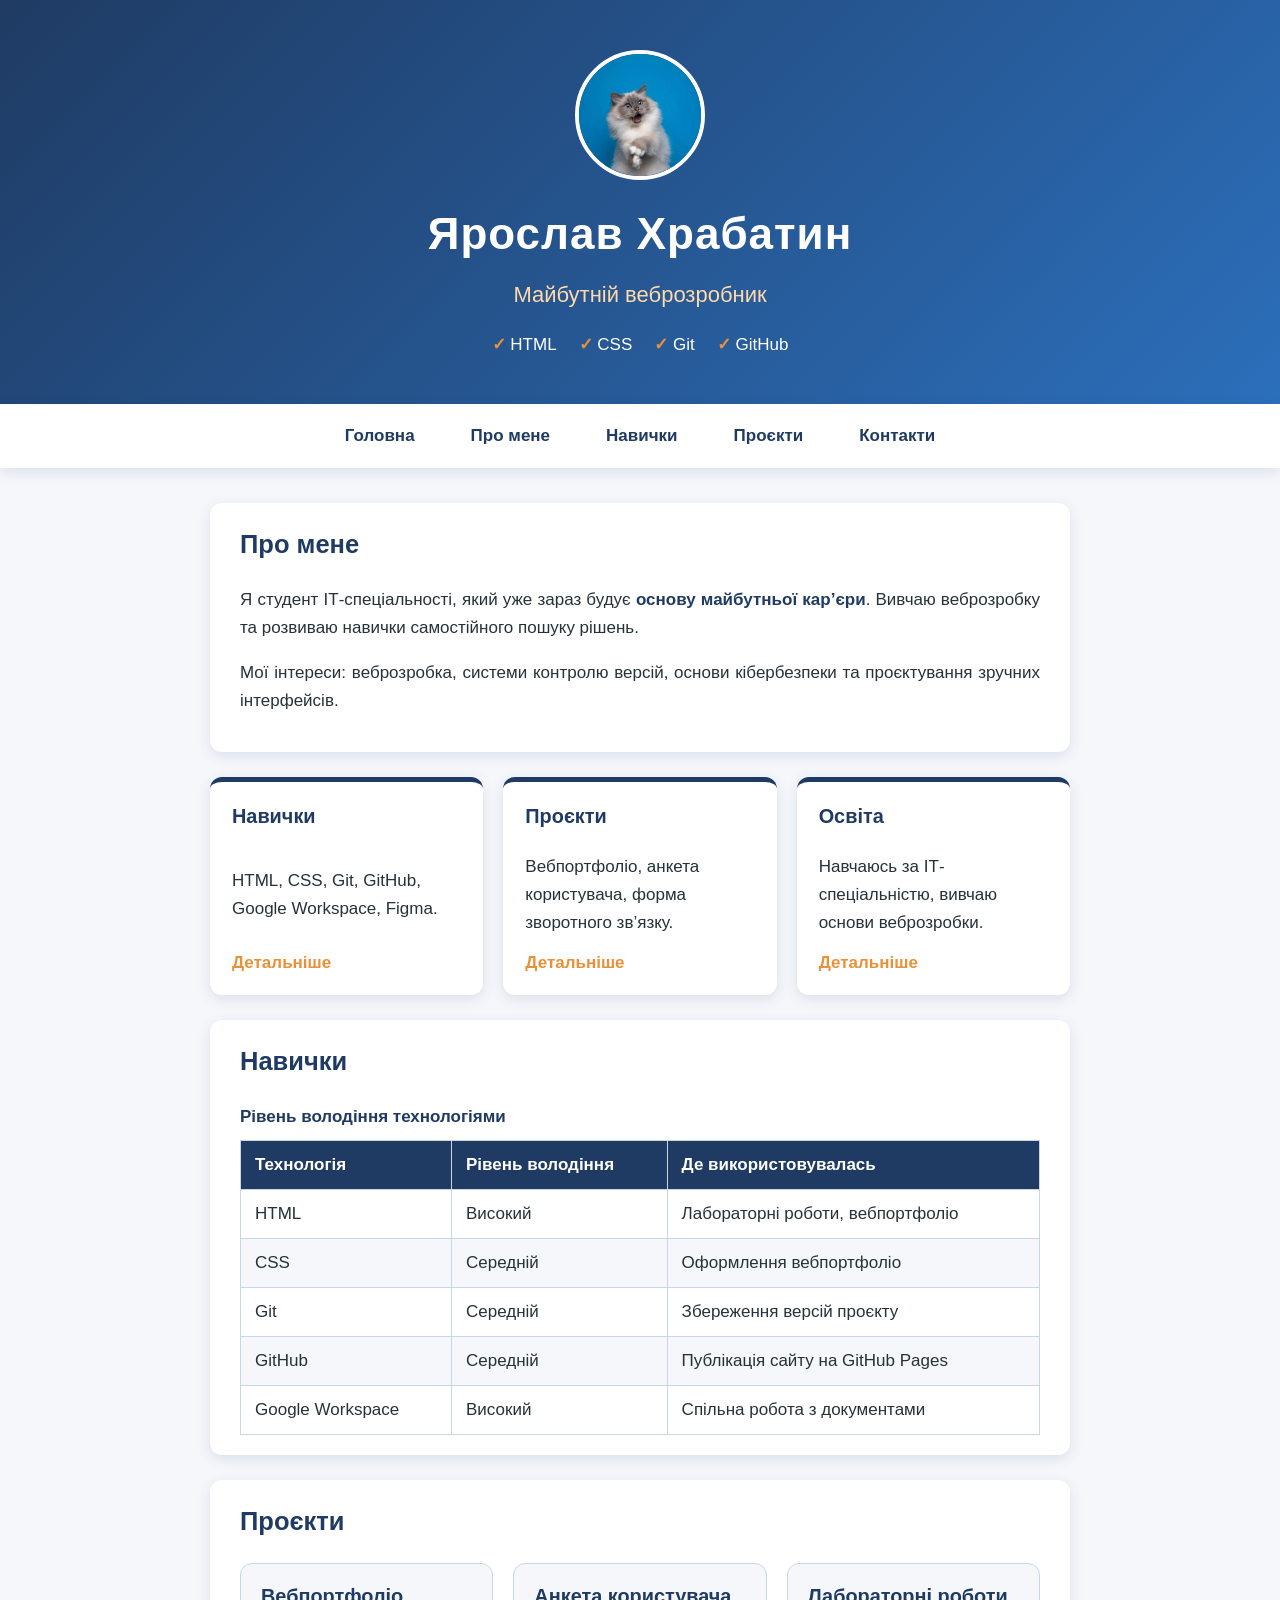
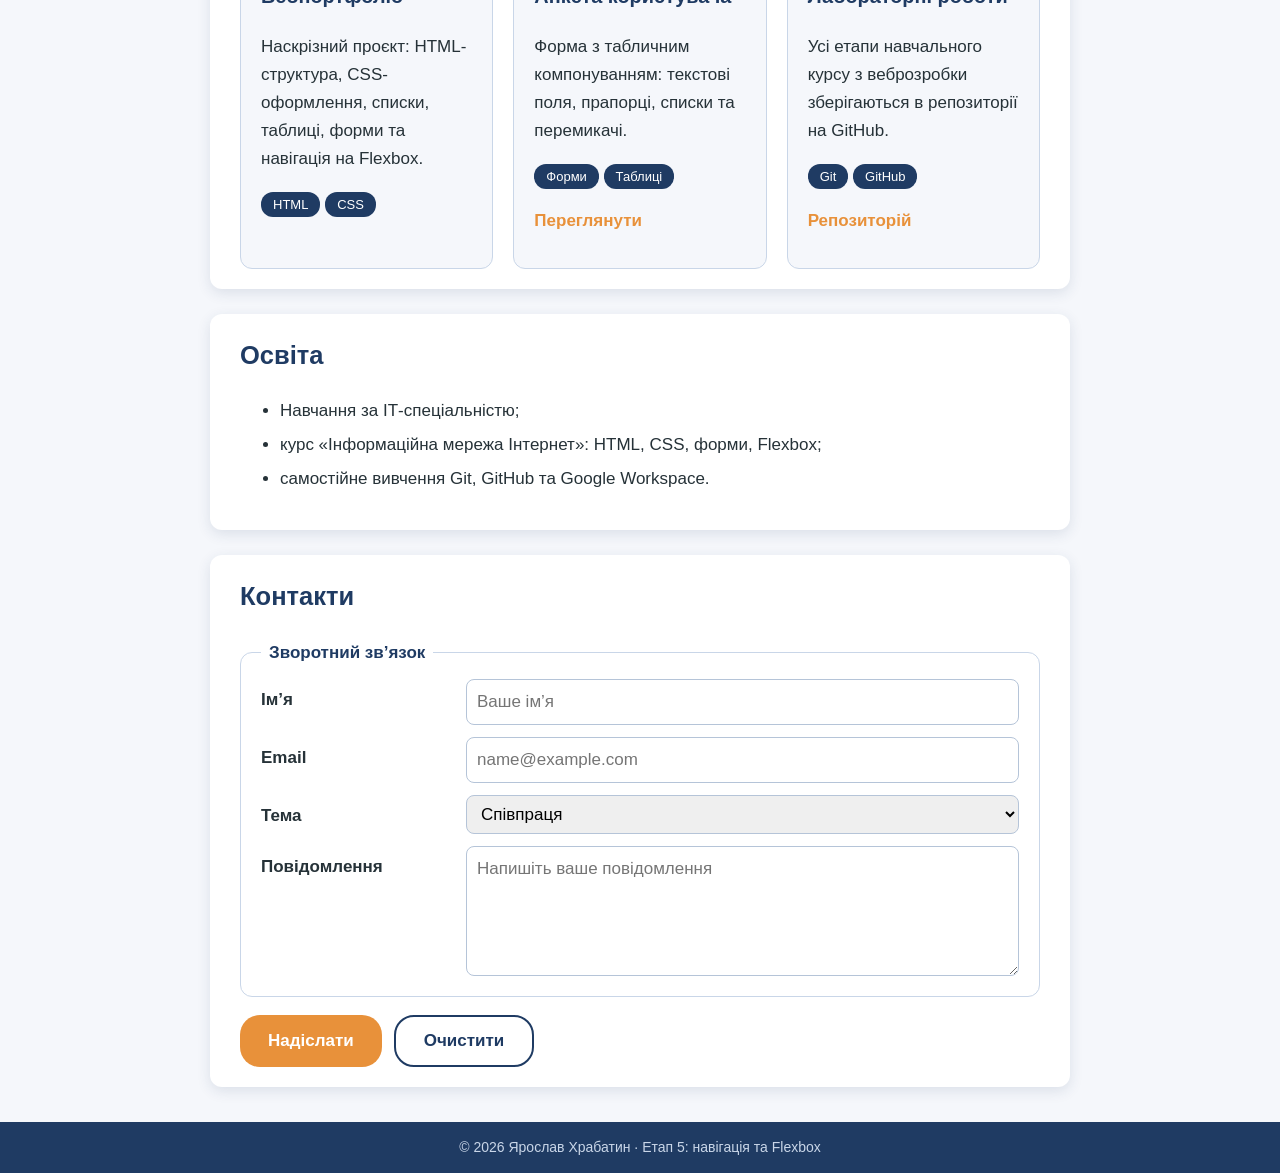
<file: lab11/my-portfolio/index.html>
<!DOCTYPE html>
<html lang="uk">
<head>
    <meta charset="UTF-8">
    <meta name="viewport" content="width=device-width, initial-scale=1.0">
    <title>Ярослав Храбатин — Моє професійне вебпортфоліо</title>
    <link rel="stylesheet" href="style.css">
</head>
<body>
    <header class="hero" id="home">
        <img class="photo" src="images/photo.jpg" alt="Фото Ярослава Храбатина">
        <h1>Ярослав Храбатин</h1>
        <p class="role">Майбутній веброзробник</p>
        <ul class="checklist">
            <li>HTML</li>
            <li>CSS</li>
            <li>Git</li>
            <li>GitHub</li>
        </ul>
    </header>

    <nav>
        <ul class="menu">
            <li><a href="#home">Головна</a></li>
            <li><a href="#about">Про мене</a></li>
            <li><a href="#skills">Навички</a></li>
            <li><a href="#projects">Проєкти</a></li>
            <li><a href="#contact">Контакти</a></li>
        </ul>
    </nav>

    <main>
        <section id="about" class="block">
            <h2>Про мене</h2>
            <p>Я студент ІТ-спеціальності, який уже зараз будує <strong>основу майбутньої кар’єри</strong>. Вивчаю веброзробку та розвиваю навички самостійного пошуку рішень.</p>
            <p>Мої інтереси: веброзробка, системи контролю версій, основи кібербезпеки та проєктування зручних інтерфейсів.</p>
        </section>

        <div class="cards">
            <article class="card">
                <h3>Навички</h3>
                <p>HTML, CSS, Git, GitHub, Google Workspace, Figma.</p>
                <a class="more" href="#skills">Детальніше</a>
            </article>
            <article class="card">
                <h3>Проєкти</h3>
                <p>Вебпортфоліо, анкета користувача, форма зворотного зв’язку.</p>
                <a class="more" href="#projects">Детальніше</a>
            </article>
            <article class="card">
                <h3>Освіта</h3>
                <p>Навчаюсь за ІТ-спеціальністю, вивчаю основи веброзробки.</p>
                <a class="more" href="#education">Детальніше</a>
            </article>
        </div>

        <section id="skills" class="block">
            <h2>Навички</h2>
            <table class="skills-table">
                <caption>Рівень володіння технологіями</caption>
                <thead>
                    <tr>
                        <th>Технологія</th>
                        <th>Рівень володіння</th>
                        <th>Де використовувалась</th>
                    </tr>
                </thead>
                <tbody>
                    <tr>
                        <td>HTML</td>
                        <td>Високий</td>
                        <td>Лабораторні роботи, вебпортфоліо</td>
                    </tr>
                    <tr>
                        <td>CSS</td>
                        <td>Середній</td>
                        <td>Оформлення вебпортфоліо</td>
                    </tr>
                    <tr>
                        <td>Git</td>
                        <td>Середній</td>
                        <td>Збереження версій проєкту</td>
                    </tr>
                    <tr>
                        <td>GitHub</td>
                        <td>Середній</td>
                        <td>Публікація сайту на GitHub Pages</td>
                    </tr>
                    <tr>
                        <td>Google Workspace</td>
                        <td>Високий</td>
                        <td>Спільна робота з документами</td>
                    </tr>
                </tbody>
            </table>
        </section>

        <section id="projects" class="block">
            <h2>Проєкти</h2>
            <div class="projects">
                <article class="project">
                    <h3>Вебпортфоліо</h3>
                    <p>Наскрізний проєкт: HTML-структура, CSS-оформлення, списки, таблиці, форми та навігація на Flexbox.</p>
                    <span class="tag">HTML</span> <span class="tag">CSS</span>
                </article>
                <article class="project">
                    <h3>Анкета користувача</h3>
                    <p>Форма з табличним компонуванням: текстові поля, прапорці, списки та перемикачі.</p>
                    <span class="tag">Форми</span> <span class="tag">Таблиці</span>
                    <p><a class="more" href="../../lab9/variant1/">Переглянути</a></p>
                </article>
                <article class="project">
                    <h3>Лабораторні роботи</h3>
                    <p>Усі етапи навчального курсу з веброзробки зберігаються в репозиторії на GitHub.</p>
                    <span class="tag">Git</span> <span class="tag">GitHub</span>
                    <p><a class="more" href="https://github.com/Chagarock1/Portfolio">Репозиторій</a></p>
                </article>
            </div>
        </section>

        <section id="education" class="block">
            <h2>Освіта</h2>
            <ul>
                <li>Навчання за ІТ-спеціальністю;</li>
                <li>курс «Інформаційна мережа Інтернет»: HTML, CSS, форми, Flexbox;</li>
                <li>самостійне вивчення Git, GitHub та Google Workspace.</li>
            </ul>
        </section>

        <section id="contact" class="block">
            <h2>Контакти</h2>
            <form class="feedback" action="#" method="get">
                <fieldset>
                    <legend>Зворотний зв’язок</legend>
                    <div class="row">
                        <label for="fb-name">Ім’я</label>
                        <input type="text" id="fb-name" name="name" placeholder="Ваше ім’я" required>
                    </div>
                    <div class="row">
                        <label for="fb-email">Email</label>
                        <input type="email" id="fb-email" name="email" placeholder="name@example.com" required>
                    </div>
                    <div class="row">
                        <label for="fb-topic">Тема</label>
                        <select id="fb-topic" name="topic">
                            <option value="cooperation">Співпраця</option>
                            <option value="project">Питання щодо проєкту</option>
                            <option value="other">Інше</option>
                        </select>
                    </div>
                    <div class="row">
                        <label for="fb-message">Повідомлення</label>
                        <textarea id="fb-message" name="message" rows="4" placeholder="Напишіть ваше повідомлення" required></textarea>
                    </div>
                </fieldset>
                <div class="actions">
                    <button type="submit">Надіслати</button>
                    <button type="reset" class="secondary">Очистити</button>
                </div>
            </form>
        </section>
    </main>

    <footer>
        <p>© 2026 Ярослав Храбатин · Етап 5: навігація та Flexbox</p>
    </footer>
</body>
</html>
</file>
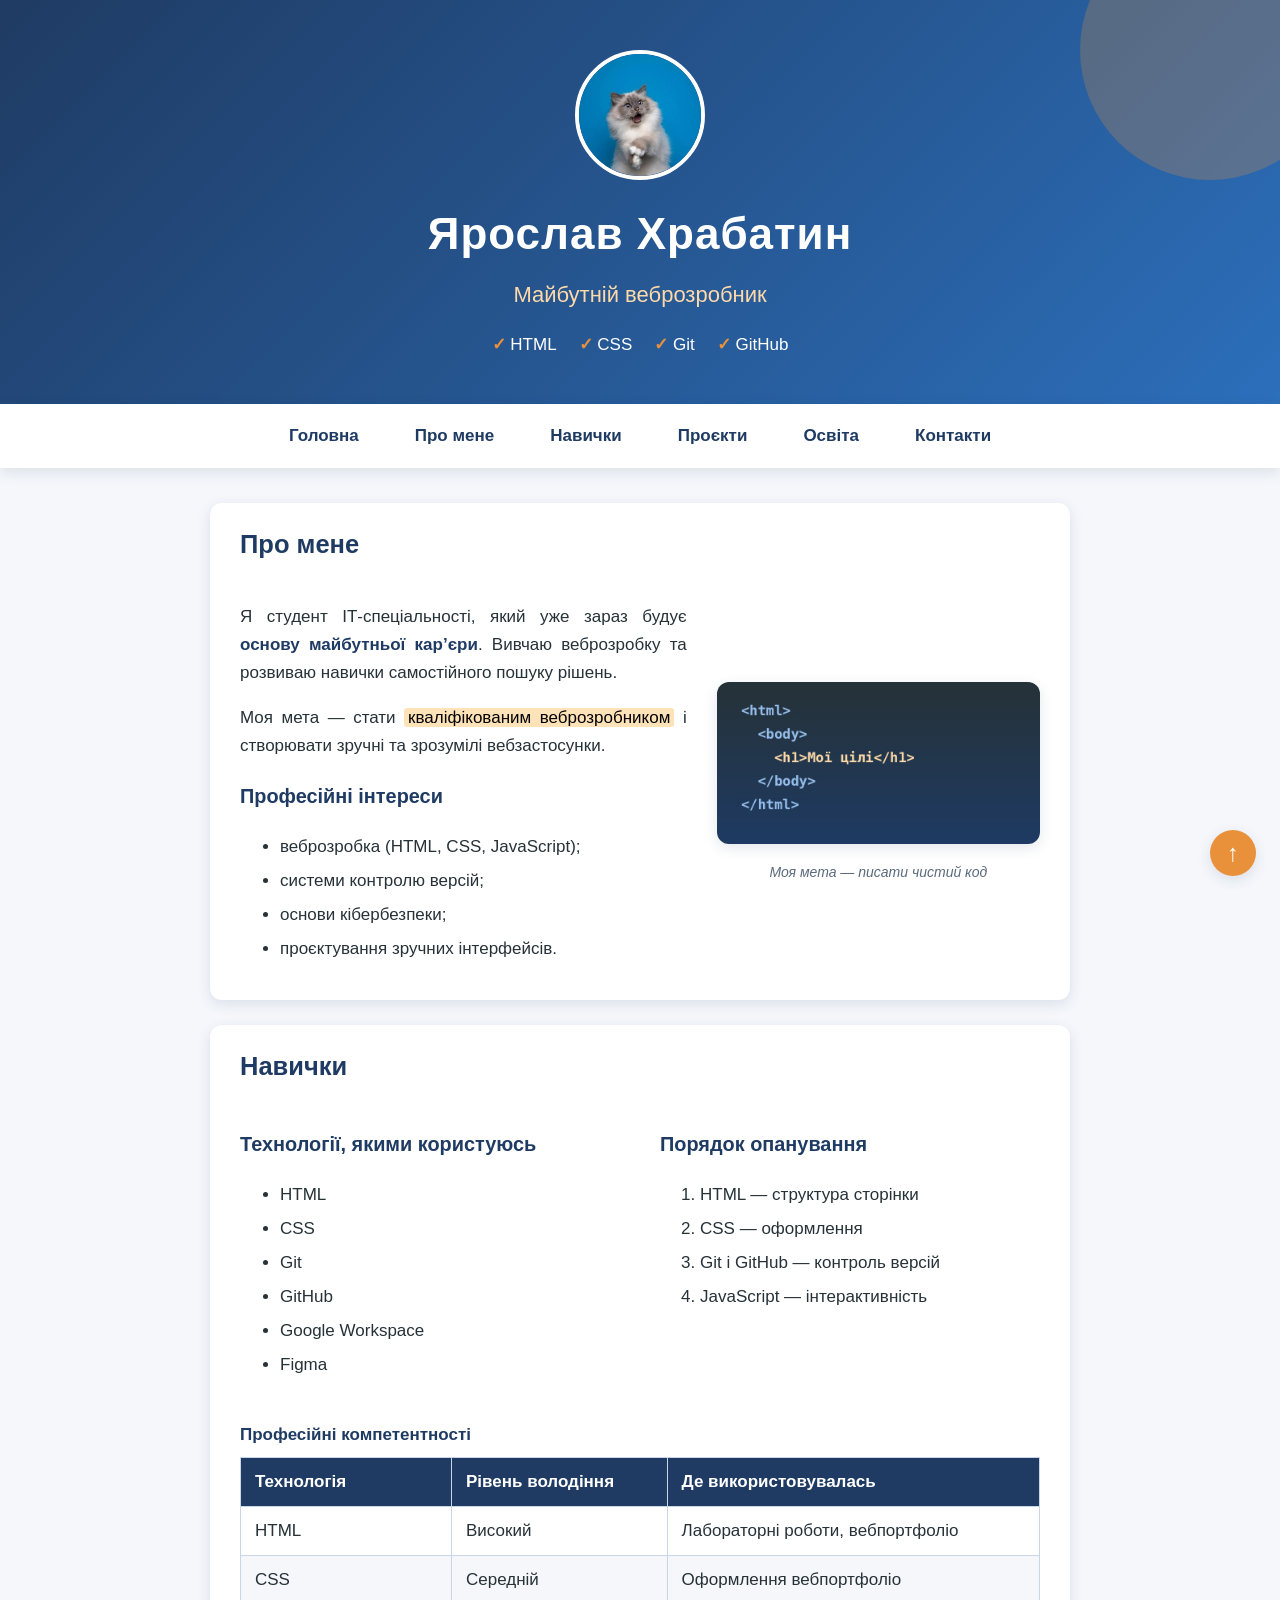
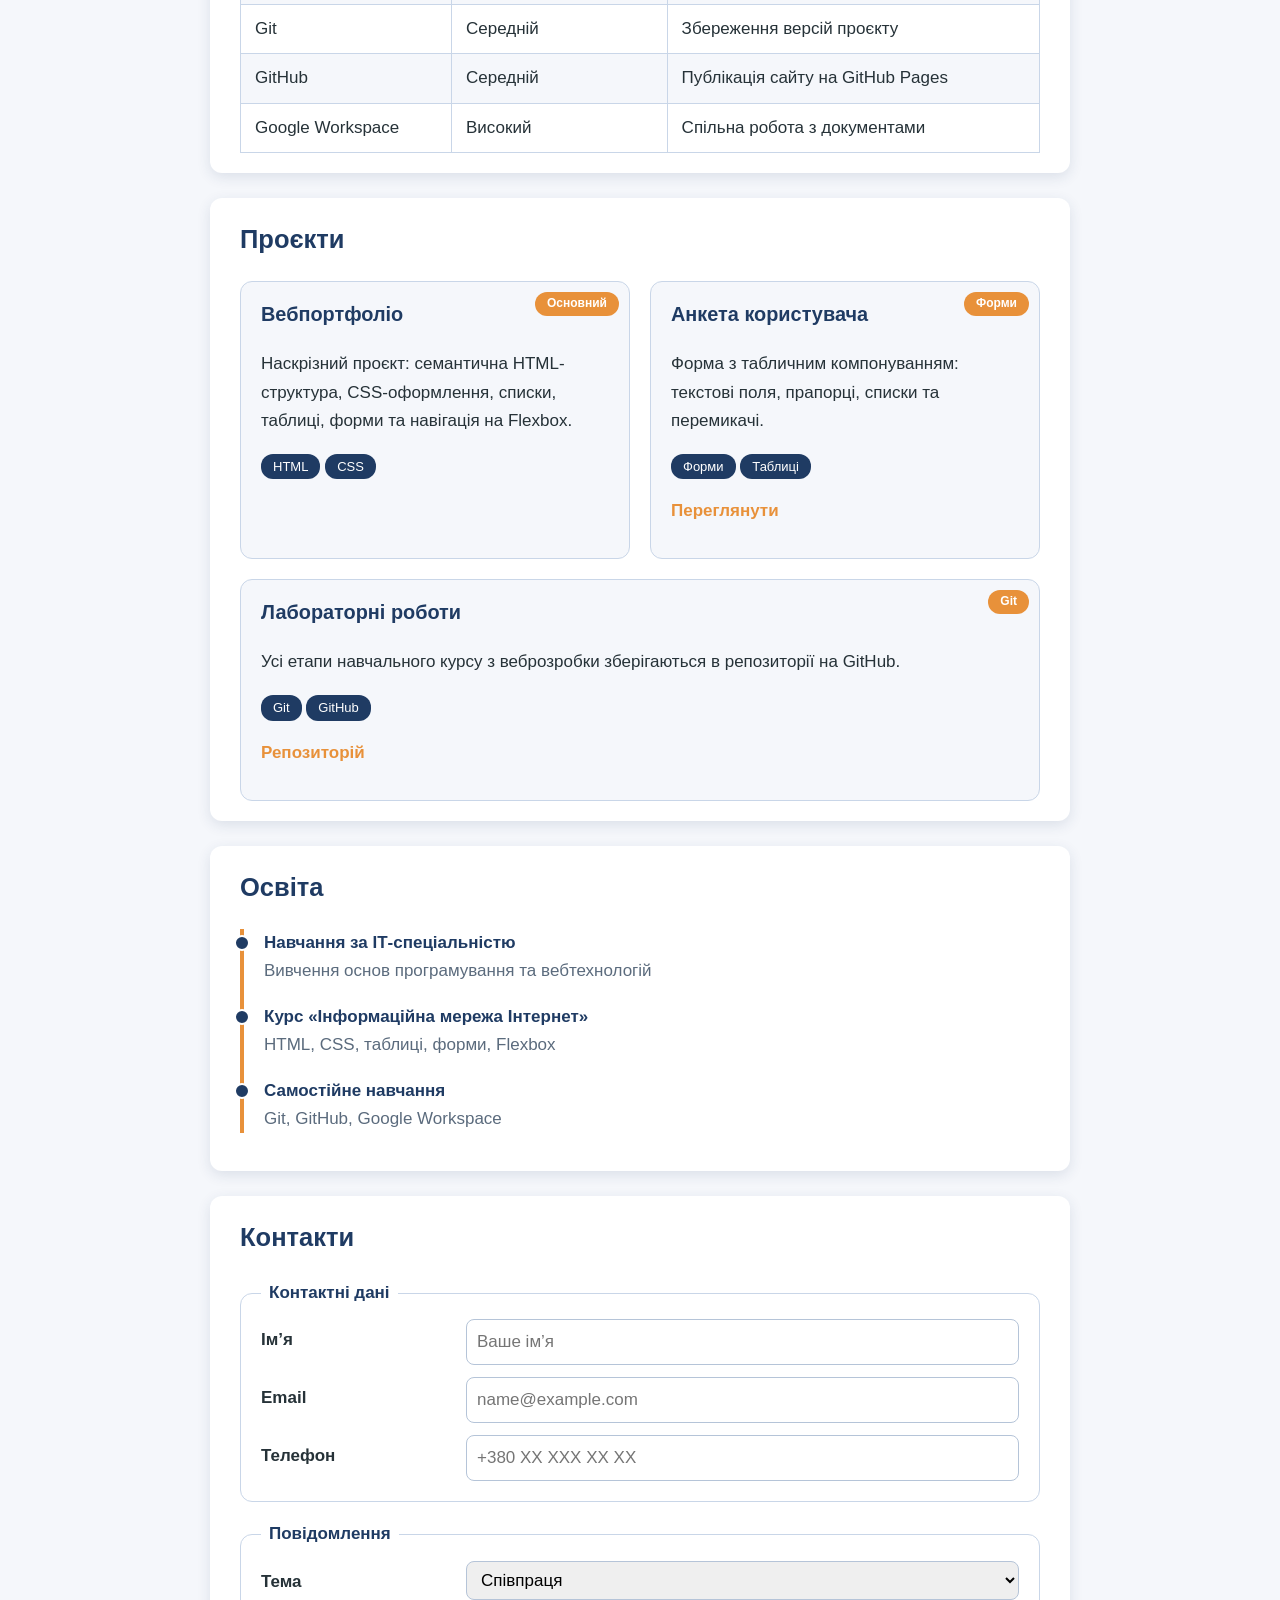
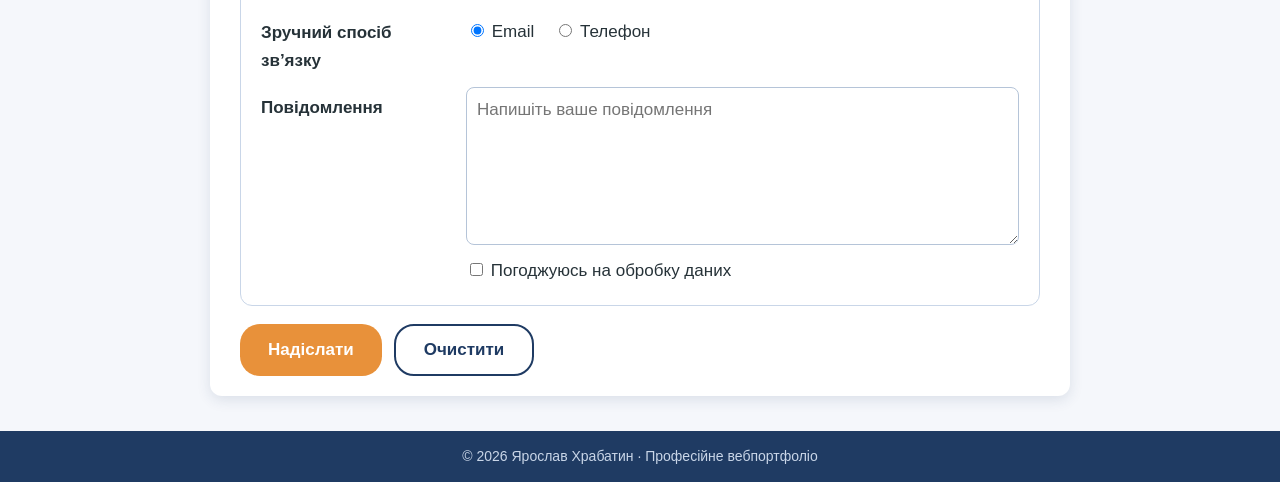
<file: lab12/my-portfolio/index.html>
<!DOCTYPE html>
<html lang="uk">
<head>
    <meta charset="UTF-8">
    <meta name="viewport" content="width=device-width, initial-scale=1.0">
    <meta name="description" content="Професійне вебпортфоліо Ярослава Храбатина — майбутнього веброзробника">
    <title>Ярослав Храбатин — Моє професійне вебпортфоліо</title>
    <link rel="stylesheet" href="style.css">
</head>
<body>
    <header class="hero" id="home">
        <img class="photo" src="images/photo.jpg" alt="Фото Ярослава Храбатина">
        <h1>Ярослав Храбатин</h1>
        <p class="role">Майбутній веброзробник</p>
        <ul class="checklist">
            <li>HTML</li>
            <li>CSS</li>
            <li>Git</li>
            <li>GitHub</li>
        </ul>
    </header>

    <nav>
        <ul class="menu">
            <li><a href="#home">Головна</a></li>
            <li><a href="#about">Про мене</a></li>
            <li><a href="#skills">Навички</a></li>
            <li><a href="#projects">Проєкти</a></li>
            <li><a href="#education">Освіта</a></li>
            <li><a href="#contact">Контакти</a></li>
        </ul>
    </nav>

    <main>
        <section id="about" class="block">
            <h2>Про мене</h2>
            <div class="about-flex">
                <div class="about-text">
                    <p>Я студент ІТ-спеціальності, який уже зараз будує <strong>основу майбутньої кар’єри</strong>. Вивчаю веброзробку та розвиваю навички самостійного пошуку рішень.</p>
                    <p>Моя мета — стати <mark>кваліфікованим веброзробником</mark> і створювати зручні та зрозумілі вебзастосунки.</p>
                    <h3>Професійні інтереси</h3>
                    <ul>
                        <li>веброзробка (HTML, CSS, JavaScript);</li>
                        <li>системи контролю версій;</li>
                        <li>основи кібербезпеки;</li>
                        <li>проєктування зручних інтерфейсів.</li>
                    </ul>
                </div>
                <figure class="about-figure">
                    <img src="images/goals.jpg" alt="Фрагмент HTML-коду на темному тлі">
                    <figcaption>Моя мета — писати чистий код</figcaption>
                </figure>
            </div>
        </section>

        <section id="skills" class="block">
            <h2>Навички</h2>
            <div class="two-columns">
                <div>
                    <h3>Технології, якими користуюсь</h3>
                    <ul>
                        <li>HTML</li>
                        <li>CSS</li>
                        <li>Git</li>
                        <li>GitHub</li>
                        <li>Google Workspace</li>
                        <li>Figma</li>
                    </ul>
                </div>
                <div>
                    <h3>Порядок опанування</h3>
                    <ol>
                        <li>HTML — структура сторінки</li>
                        <li>CSS — оформлення</li>
                        <li>Git і GitHub — контроль версій</li>
                        <li>JavaScript — інтерактивність</li>
                    </ol>
                </div>
            </div>
            <table class="skills-table">
                <caption>Професійні компетентності</caption>
                <thead>
                    <tr>
                        <th>Технологія</th>
                        <th>Рівень володіння</th>
                        <th>Де використовувалась</th>
                    </tr>
                </thead>
                <tbody>
                    <tr>
                        <td>HTML</td>
                        <td>Високий</td>
                        <td>Лабораторні роботи, вебпортфоліо</td>
                    </tr>
                    <tr>
                        <td>CSS</td>
                        <td>Середній</td>
                        <td>Оформлення вебпортфоліо</td>
                    </tr>
                    <tr>
                        <td>Git</td>
                        <td>Середній</td>
                        <td>Збереження версій проєкту</td>
                    </tr>
                    <tr>
                        <td>GitHub</td>
                        <td>Середній</td>
                        <td>Публікація сайту на GitHub Pages</td>
                    </tr>
                    <tr>
                        <td>Google Workspace</td>
                        <td>Високий</td>
                        <td>Спільна робота з документами</td>
                    </tr>
                </tbody>
            </table>
        </section>

        <section id="projects" class="block">
            <h2>Проєкти</h2>
            <div class="projects">
                <article class="project">
                    <span class="badge">Основний</span>
                    <h3>Вебпортфоліо</h3>
                    <p>Наскрізний проєкт: семантична HTML-структура, CSS-оформлення, списки, таблиці, форми та навігація на Flexbox.</p>
                    <span class="tag">HTML</span> <span class="tag">CSS</span>
                </article>
                <article class="project">
                    <span class="badge">Форми</span>
                    <h3>Анкета користувача</h3>
                    <p>Форма з табличним компонуванням: текстові поля, прапорці, списки та перемикачі.</p>
                    <span class="tag">Форми</span> <span class="tag">Таблиці</span>
                    <p><a class="more" href="../../lab9/variant1/">Переглянути</a></p>
                </article>
                <article class="project">
                    <span class="badge">Git</span>
                    <h3>Лабораторні роботи</h3>
                    <p>Усі етапи навчального курсу з веброзробки зберігаються в репозиторії на GitHub.</p>
                    <span class="tag">Git</span> <span class="tag">GitHub</span>
                    <p><a class="more" href="https://github.com/Chagarock1/Portfolio">Репозиторій</a></p>
                </article>
            </div>
        </section>

        <section id="education" class="block">
            <h2>Освіта</h2>
            <ul class="timeline">
                <li><strong>Навчання за ІТ-спеціальністю</strong><span>Вивчення основ програмування та вебтехнологій</span></li>
                <li><strong>Курс «Інформаційна мережа Інтернет»</strong><span>HTML, CSS, таблиці, форми, Flexbox</span></li>
                <li><strong>Самостійне навчання</strong><span>Git, GitHub, Google Workspace</span></li>
            </ul>
        </section>

        <section id="contact" class="block">
            <h2>Контакти</h2>
            <form class="feedback" action="#" method="get">
                <fieldset>
                    <legend>Контактні дані</legend>
                    <div class="row">
                        <label for="fb-name">Ім’я</label>
                        <input type="text" id="fb-name" name="name" placeholder="Ваше ім’я" required>
                    </div>
                    <div class="row">
                        <label for="fb-email">Email</label>
                        <input type="email" id="fb-email" name="email" placeholder="name@example.com" required>
                    </div>
                    <div class="row">
                        <label for="fb-phone">Телефон</label>
                        <input type="tel" id="fb-phone" name="phone" placeholder="+380 XX XXX XX XX">
                    </div>
                </fieldset>

                <fieldset>
                    <legend>Повідомлення</legend>
                    <div class="row">
                        <label for="fb-topic">Тема</label>
                        <select id="fb-topic" name="topic">
                            <option value="cooperation">Співпраця</option>
                            <option value="project">Питання щодо проєкту</option>
                            <option value="vacancy">Пропозиція роботи</option>
                            <option value="other">Інше</option>
                        </select>
                    </div>
                    <div class="row">
                        <span class="label">Зручний спосіб зв’язку</span>
                        <span class="options">
                            <label><input type="radio" name="contact" value="email" checked> Email</label>
                            <label><input type="radio" name="contact" value="phone"> Телефон</label>
                        </span>
                    </div>
                    <div class="row">
                        <label for="fb-message">Повідомлення</label>
                        <textarea id="fb-message" name="message" rows="5" placeholder="Напишіть ваше повідомлення" required></textarea>
                    </div>
                    <div class="row">
                        <span class="label"></span>
                        <label><input type="checkbox" name="agree" required> Погоджуюсь на обробку даних</label>
                    </div>
                </fieldset>

                <div class="actions">
                    <button type="submit">Надіслати</button>
                    <button type="reset" class="secondary">Очистити</button>
                </div>
            </form>
        </section>
    </main>

    <a class="to-top" href="#home" title="Догори">↑</a>

    <footer>
        <p>© 2026 Ярослав Храбатин · Професійне вебпортфоліо</p>
    </footer>
</body>
</html>
</file>
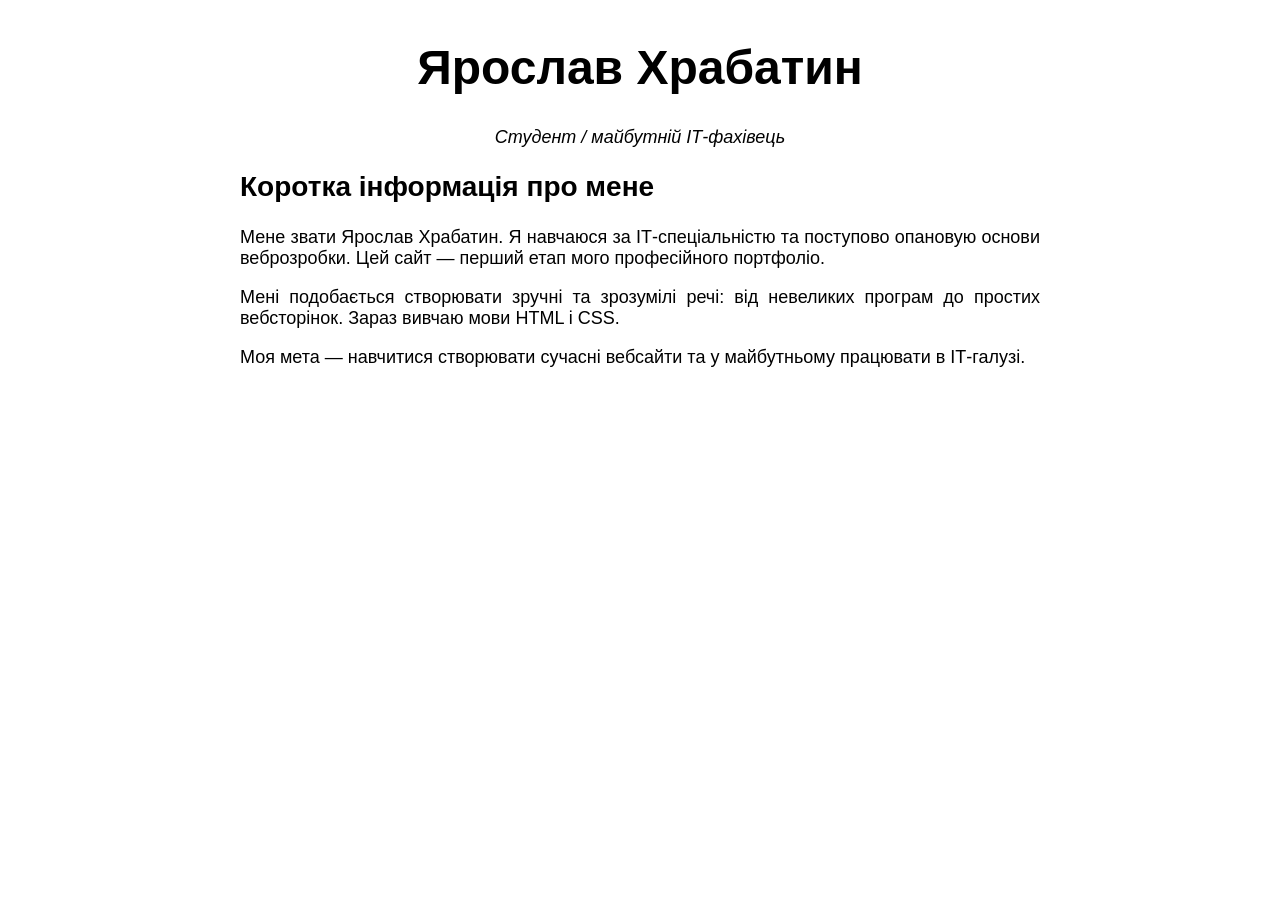
<file: lab7/level1/index.html>
<!DOCTYPE html>
<html lang="uk">
<head>
    <meta charset="UTF-8">
    <title>Моє портфоліо</title>
    <link rel="stylesheet" href="style.css">
</head>
<body>
    <h1>Ярослав Храбатин</h1>
    <p class="profession">Студент / майбутній ІТ-фахівець</p>

    <h2>Коротка інформація про мене</h2>
    <p>Мене звати Ярослав Храбатин. Я навчаюся за ІТ-спеціальністю та поступово опановую основи веброзробки. Цей сайт — перший етап мого професійного портфоліо.</p>
    <p>Мені подобається створювати зручні та зрозумілі речі: від невеликих програм до простих вебсторінок. Зараз вивчаю мови HTML і CSS.</p>
    <p>Моя мета — навчитися створювати сучасні вебсайти та у майбутньому працювати в ІТ-галузі.</p>
</body>
</html>
</file>
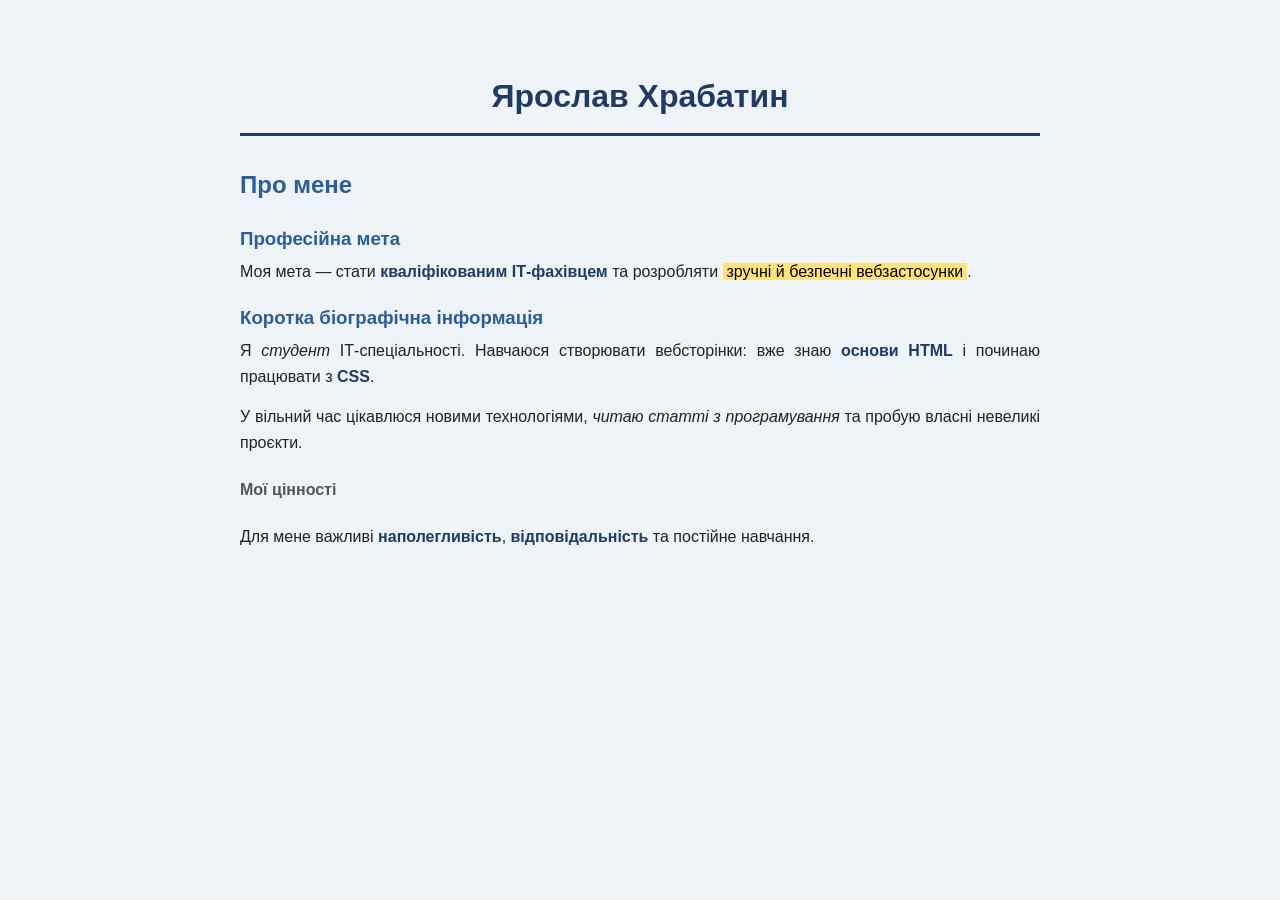
<file: lab7/level2/index.html>
<!DOCTYPE html>
<html lang="uk">
<head>
    <meta charset="UTF-8">
    <title>Про мене — моє портфоліо</title>
    <link rel="stylesheet" href="style.css">
</head>
<body>
    <h1>Ярослав Храбатин</h1>
    <h2>Про мене</h2>

    <h3>Професійна мета</h3>
    <p>Моя мета — стати <strong>кваліфікованим ІТ-фахівцем</strong> та розробляти <mark>зручні й безпечні вебзастосунки</mark>.</p>

    <h3>Коротка біографічна інформація</h3>
    <p>Я <em>студент</em> ІТ-спеціальності. Навчаюся створювати вебсторінки: вже знаю <strong>основи HTML</strong> і починаю працювати з <strong>CSS</strong>.</p>
    <p>У вільний час цікавлюся новими технологіями, <em>читаю статті з програмування</em> та пробую власні невеликі проєкти.</p>

    <h4>Мої цінності</h4>
    <p>Для мене важливі <strong>наполегливість</strong>, <strong>відповідальність</strong> та постійне навчання.</p>
</body>
</html>
</file>
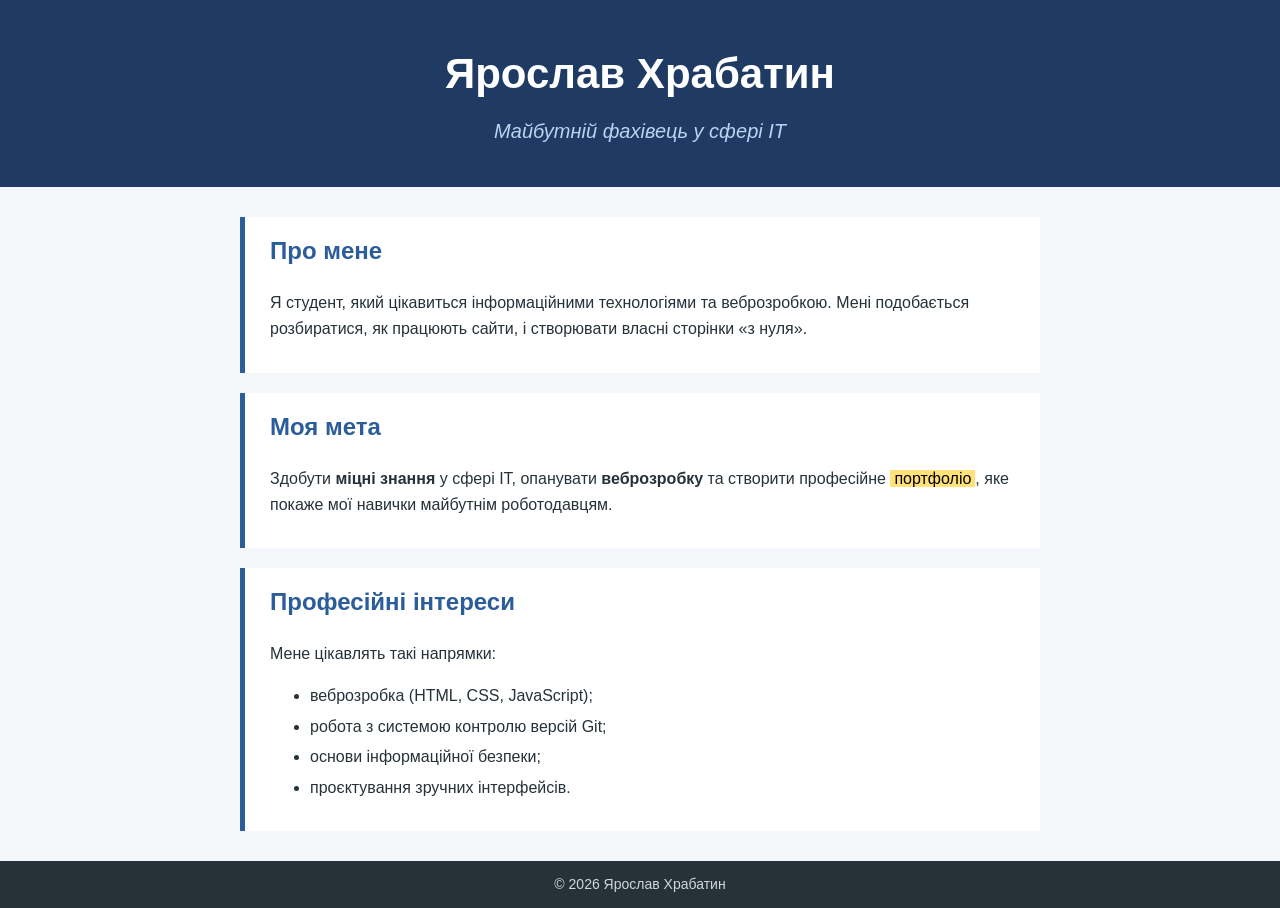
<file: lab7/level3/index.html>
<!DOCTYPE html>
<html lang="uk">
<head>
    <meta charset="UTF-8">
    <title>Ярослав Храбатин — ІТ-портфоліо</title>
    <link rel="stylesheet" href="style.css">
</head>
<body>
    <header>
        <h1>Ярослав Храбатин</h1>
        <p class="subtitle">Майбутній фахівець у сфері ІТ</p>
    </header>

    <main>
        <section>
            <h2>Про мене</h2>
            <p>Я студент, який цікавиться інформаційними технологіями та веброзробкою. Мені подобається розбиратися, як працюють сайти, і створювати власні сторінки «з нуля».</p>
        </section>

        <section>
            <h2>Моя мета</h2>
            <p>Здобути <strong>міцні знання</strong> у сфері ІТ, опанувати <strong>веброзробку</strong> та створити професійне <mark>портфоліо</mark>, яке покаже мої навички майбутнім роботодавцям.</p>
        </section>

        <section>
            <h2>Професійні інтереси</h2>
            <p>Мене цікавлять такі напрямки:</p>
            <ul>
                <li>веброзробка (HTML, CSS, JavaScript);</li>
                <li>робота з системою контролю версій Git;</li>
                <li>основи інформаційної безпеки;</li>
                <li>проєктування зручних інтерфейсів.</li>
            </ul>
        </section>
    </main>

    <footer>
        <p>© 2026 Ярослав Храбатин</p>
    </footer>
</body>
</html>
</file>
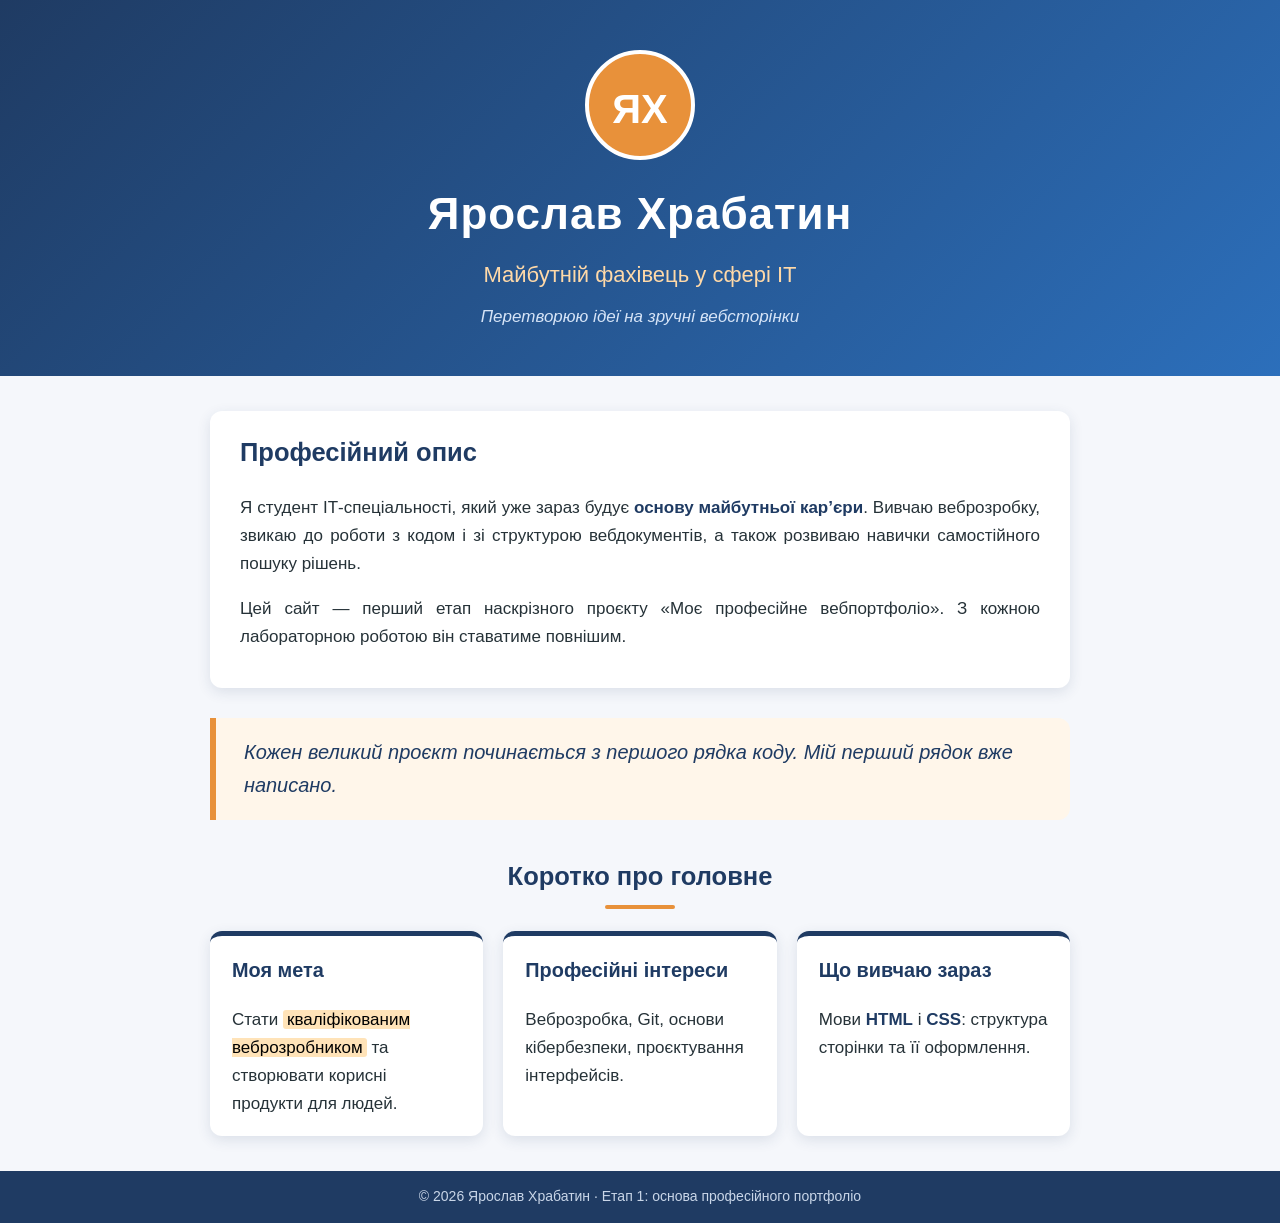
<file: lab7/my-portfolio/index.html>
<!DOCTYPE html>
<html lang="uk">
<head>
    <meta charset="UTF-8">
    <meta name="viewport" content="width=device-width, initial-scale=1.0">
    <title>Ярослав Храбатин — Моє професійне вебпортфоліо</title>
    <link rel="stylesheet" href="style.css">
</head>
<body>
    <header class="hero">
        <div class="avatar">ЯХ</div>
        <h1>Ярослав Храбатин</h1>
        <p class="role">Майбутній фахівець у сфері ІТ</p>
        <p class="tagline">Перетворюю ідеї на зручні вебсторінки</p>
    </header>

    <main>
        <section class="block">
            <h2>Професійний опис</h2>
            <p>Я студент ІТ-спеціальності, який уже зараз будує <strong>основу майбутньої кар’єри</strong>. Вивчаю веброзробку, звикаю до роботи з кодом і зі структурою вебдокументів, а також розвиваю навички самостійного пошуку рішень.</p>
            <p>Цей сайт — перший етап наскрізного проєкту «Моє професійне вебпортфоліо». З кожною лабораторною роботою він ставатиме повнішим.</p>
        </section>

        <blockquote class="motivation">
            Кожен великий проєкт починається з першого рядка коду. Мій перший рядок вже написано.
        </blockquote>

        <section>
            <h2 class="section-title">Коротко про головне</h2>
            <div class="cards">
                <article class="card">
                    <h3>Моя мета</h3>
                    <p>Стати <mark>кваліфікованим веброзробником</mark> та створювати корисні продукти для людей.</p>
                </article>
                <article class="card">
                    <h3>Професійні інтереси</h3>
                    <p>Веброзробка, Git, основи кібербезпеки, проєктування інтерфейсів.</p>
                </article>
                <article class="card">
                    <h3>Що вивчаю зараз</h3>
                    <p>Мови <strong>HTML</strong> і <strong>CSS</strong>: структура сторінки та її оформлення.</p>
                </article>
            </div>
        </section>
    </main>

    <footer>
        <p>© 2026 Ярослав Храбатин · Етап 1: основа професійного портфоліо</p>
    </footer>
</body>
</html>
</file>
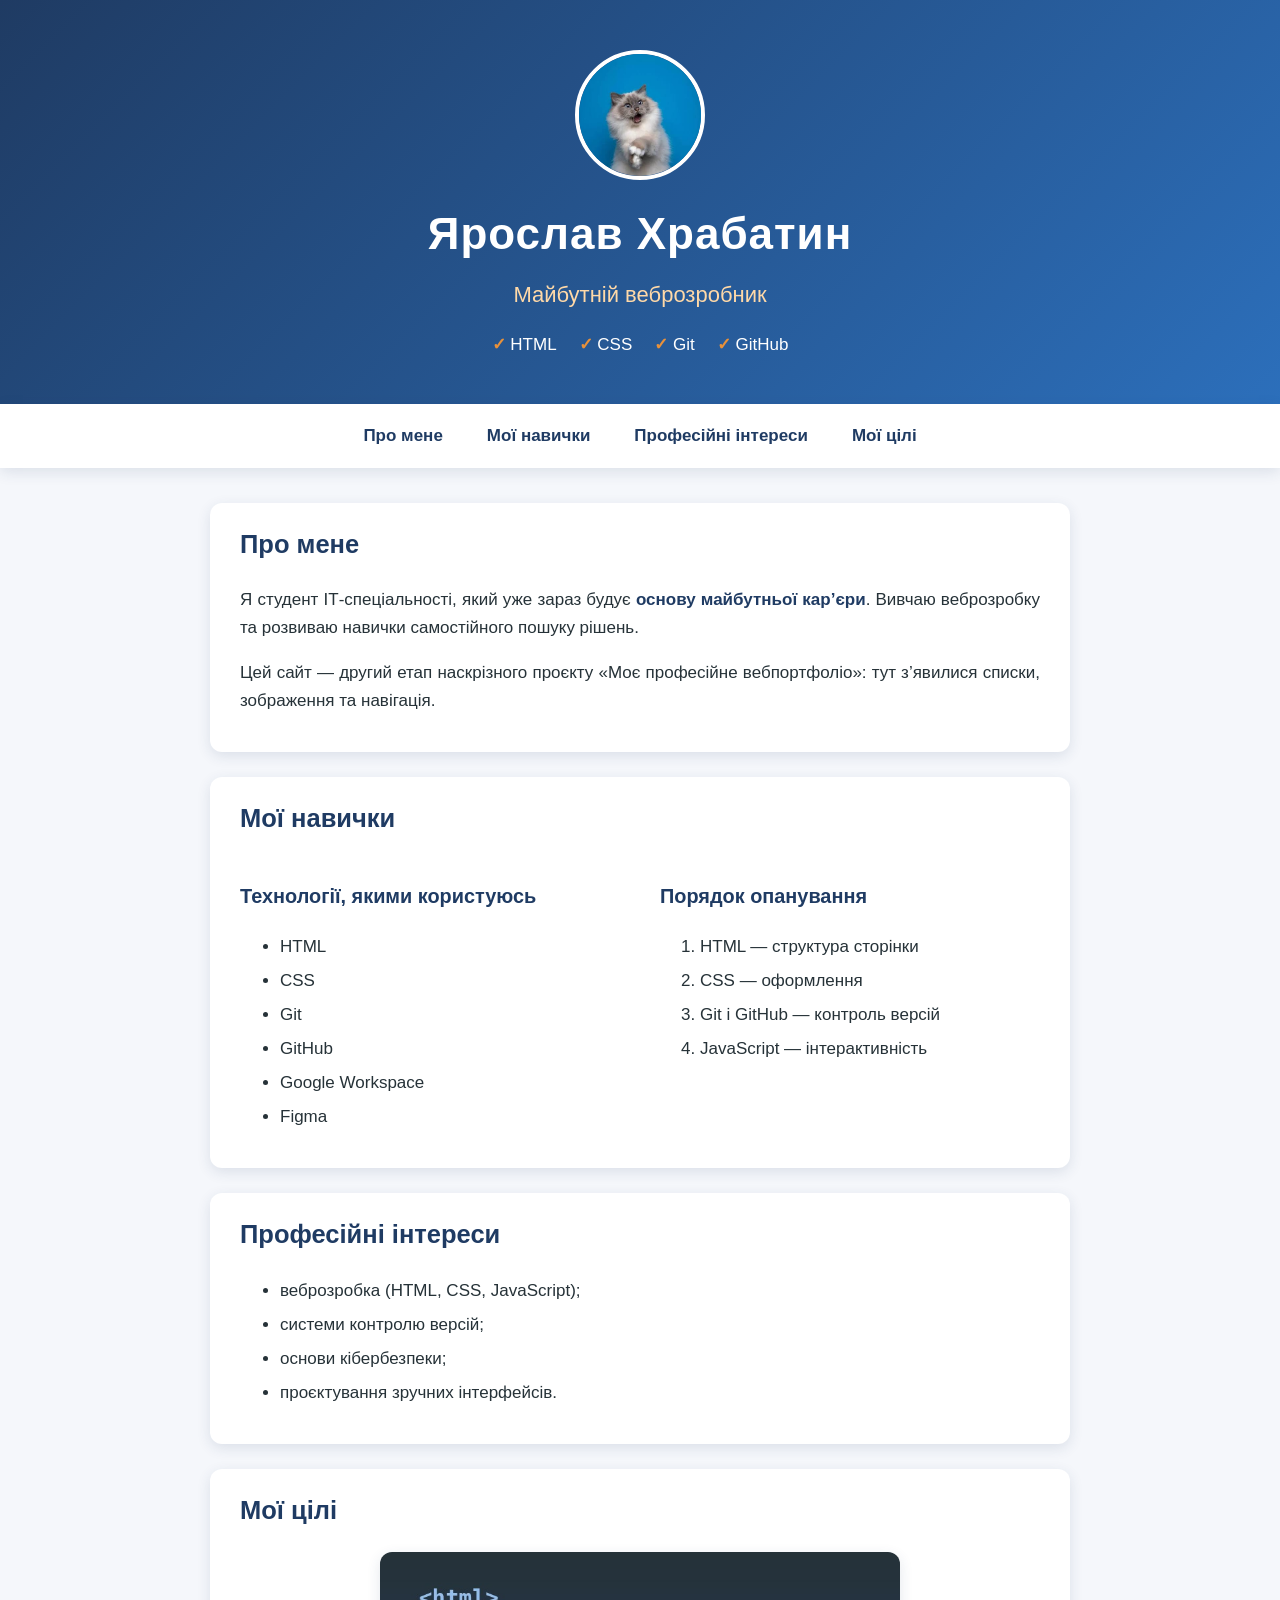
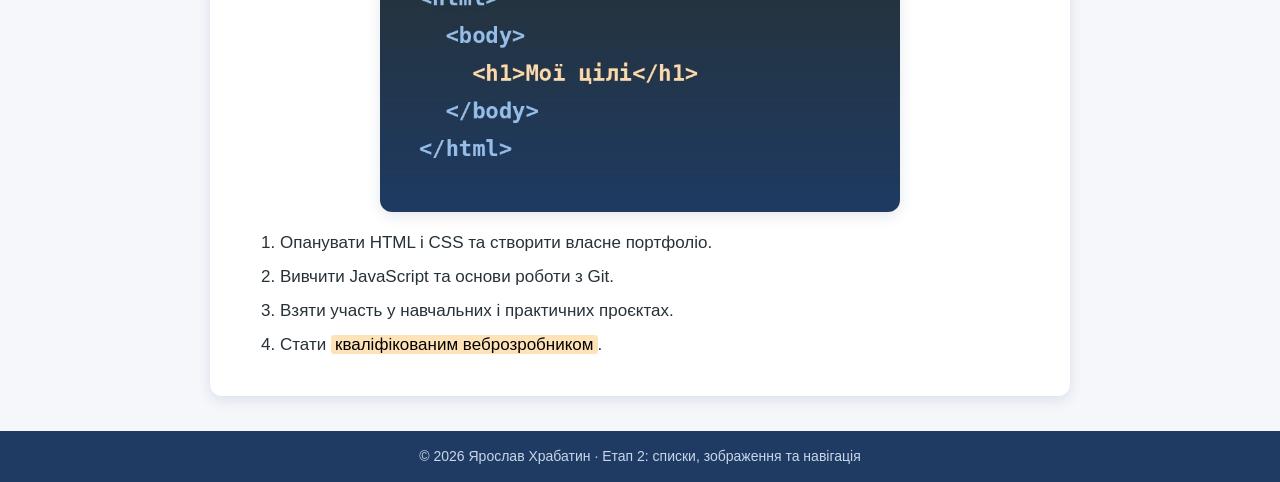
<file: lab8/my-portfolio/index.html>
<!DOCTYPE html>
<html lang="uk">
<head>
    <meta charset="UTF-8">
    <meta name="viewport" content="width=device-width, initial-scale=1.0">
    <title>Ярослав Храбатин — Моє професійне вебпортфоліо</title>
    <link rel="stylesheet" href="style.css">
</head>
<body>
    <header class="hero">
        <img class="photo" src="images/photo.jpg" alt="Фото Ярослава Храбатина">
        <h1>Ярослав Храбатин</h1>
        <p class="role">Майбутній веброзробник</p>
        <ul class="checklist">
            <li>HTML</li>
            <li>CSS</li>
            <li>Git</li>
            <li>GitHub</li>
        </ul>
    </header>

    <nav>
        <ul class="menu">
            <li><a href="#about">Про мене</a></li>
            <li><a href="#skills">Мої навички</a></li>
            <li><a href="#interests">Професійні інтереси</a></li>
            <li><a href="#goals">Мої цілі</a></li>
        </ul>
    </nav>

    <main>
        <section id="about" class="block">
            <h2>Про мене</h2>
            <p>Я студент ІТ-спеціальності, який уже зараз будує <strong>основу майбутньої кар’єри</strong>. Вивчаю веброзробку та розвиваю навички самостійного пошуку рішень.</p>
            <p>Цей сайт — другий етап наскрізного проєкту «Моє професійне вебпортфоліо»: тут з’явилися списки, зображення та навігація.</p>
        </section>

        <section id="skills" class="block">
            <h2>Мої навички</h2>
            <div class="two-columns">
                <div>
                    <h3>Технології, якими користуюсь</h3>
                    <ul>
                        <li>HTML</li>
                        <li>CSS</li>
                        <li>Git</li>
                        <li>GitHub</li>
                        <li>Google Workspace</li>
                        <li>Figma</li>
                    </ul>
                </div>
                <div>
                    <h3>Порядок опанування</h3>
                    <ol>
                        <li>HTML — структура сторінки</li>
                        <li>CSS — оформлення</li>
                        <li>Git і GitHub — контроль версій</li>
                        <li>JavaScript — інтерактивність</li>
                    </ol>
                </div>
            </div>
        </section>

        <section id="interests" class="block">
            <h2>Професійні інтереси</h2>
            <ul>
                <li>веброзробка (HTML, CSS, JavaScript);</li>
                <li>системи контролю версій;</li>
                <li>основи кібербезпеки;</li>
                <li>проєктування зручних інтерфейсів.</li>
            </ul>
        </section>

        <section id="goals" class="block">
            <h2>Мої цілі</h2>
            <img class="wide" src="images/goals.jpg" alt="Фрагмент HTML-коду на темному тлі">
            <ol>
                <li>Опанувати HTML і CSS та створити власне портфоліо.</li>
                <li>Вивчити JavaScript та основи роботи з Git.</li>
                <li>Взяти участь у навчальних і практичних проєктах.</li>
                <li>Стати <mark>кваліфікованим веброзробником</mark>.</li>
            </ol>
        </section>
    </main>

    <footer>
        <p>© 2026 Ярослав Храбатин · Етап 2: списки, зображення та навігація</p>
    </footer>
</body>
</html>
</file>
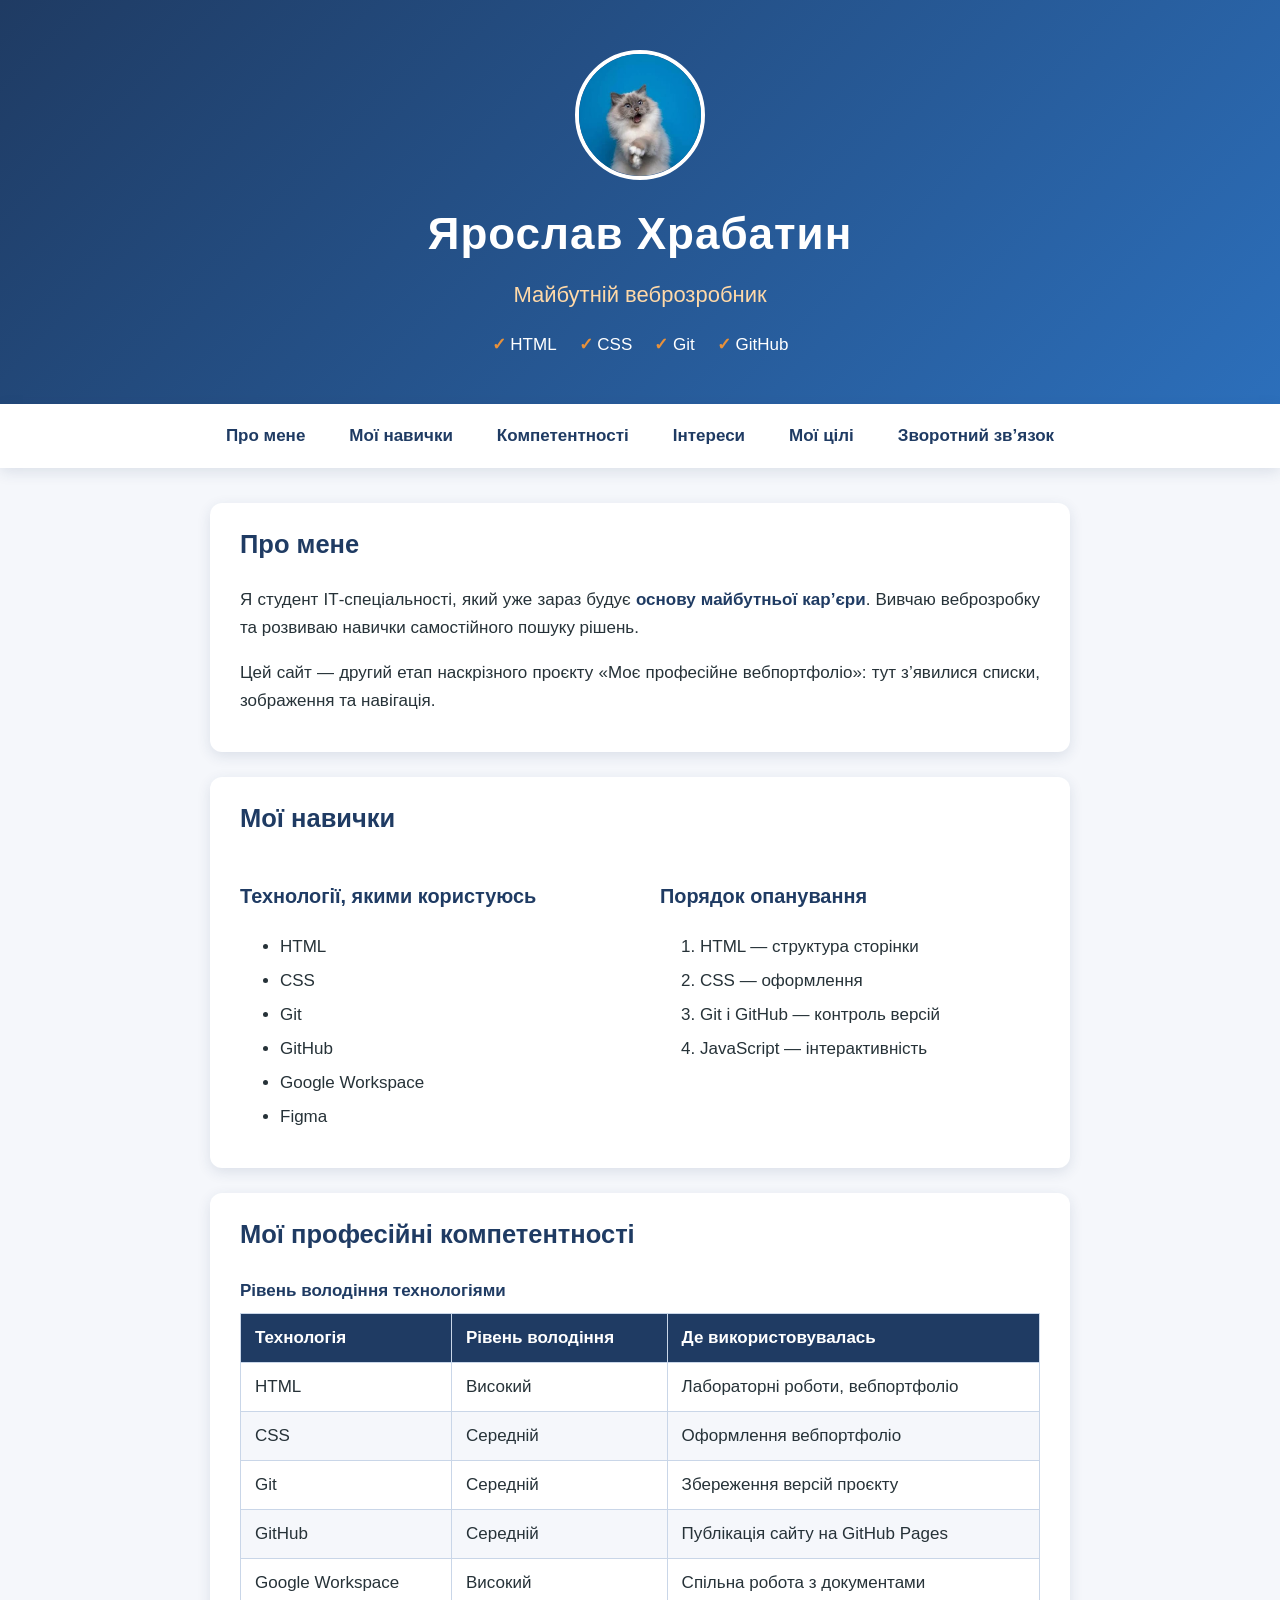
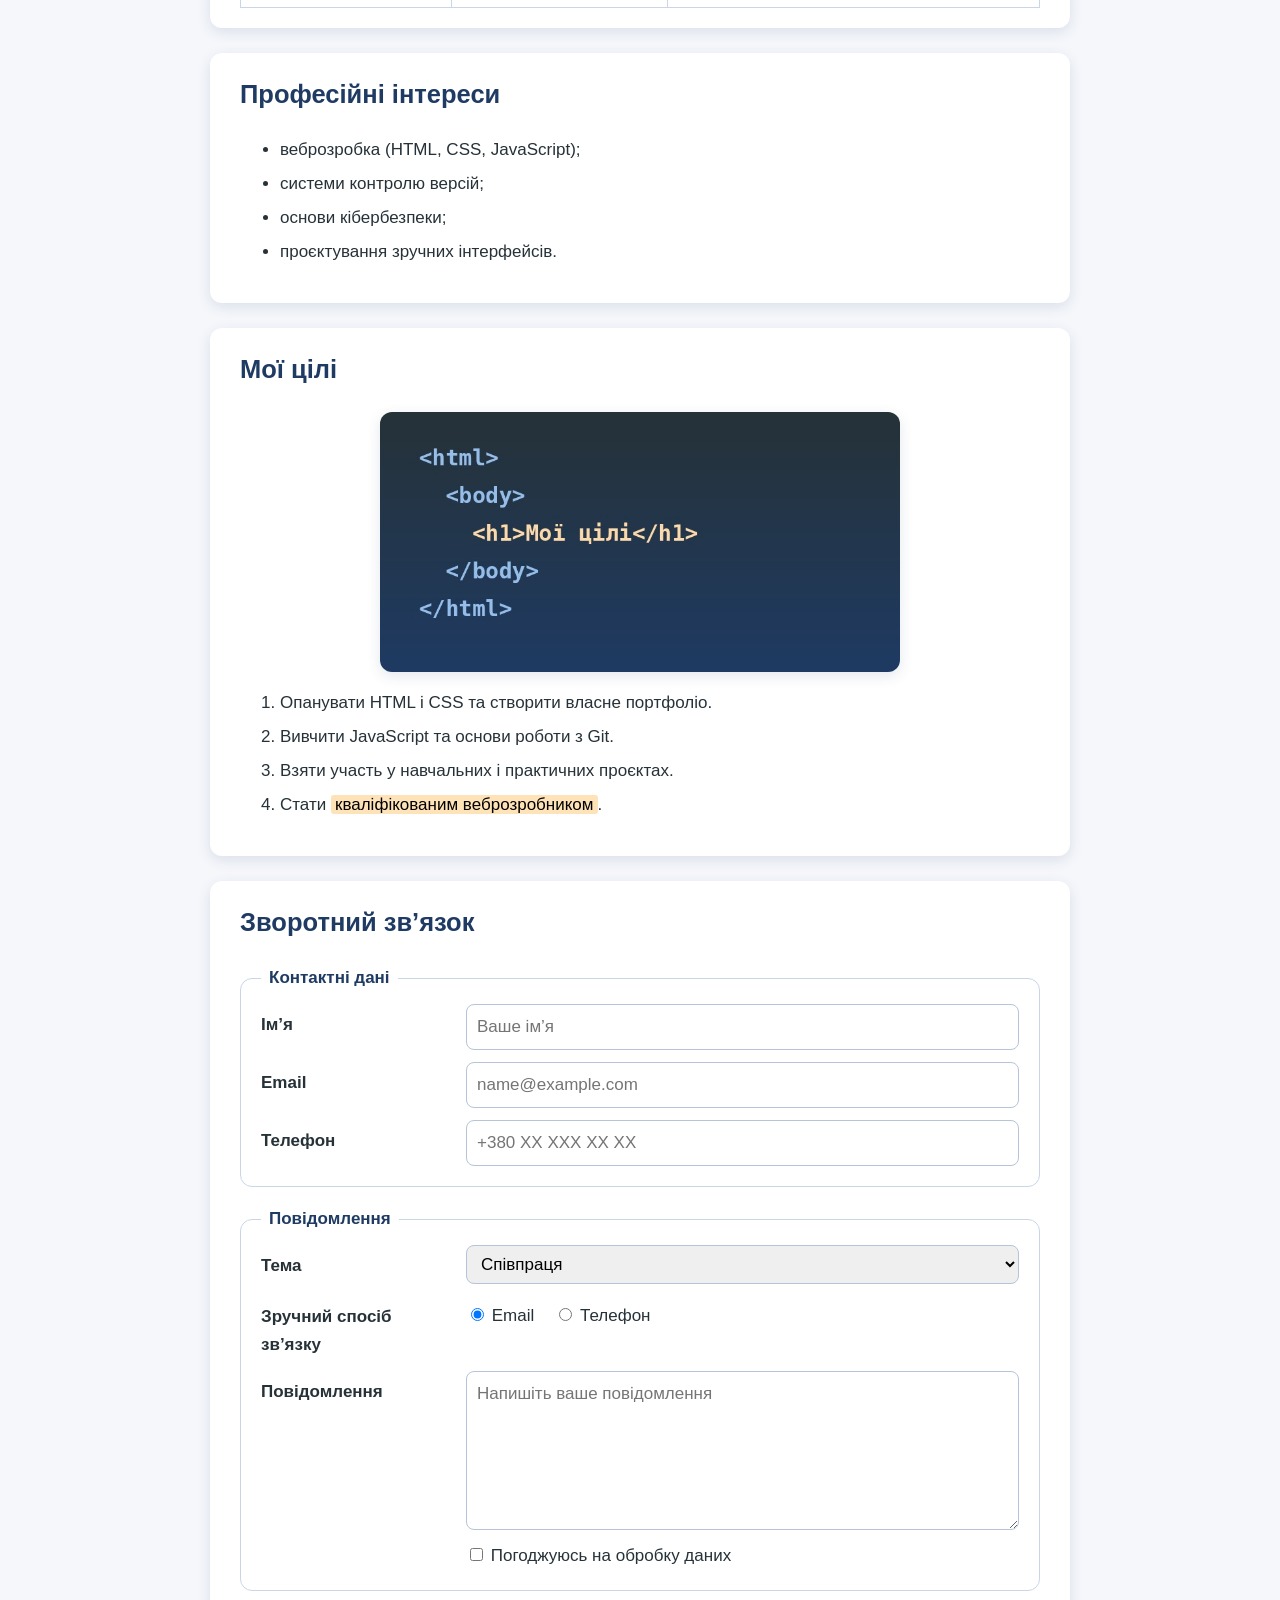
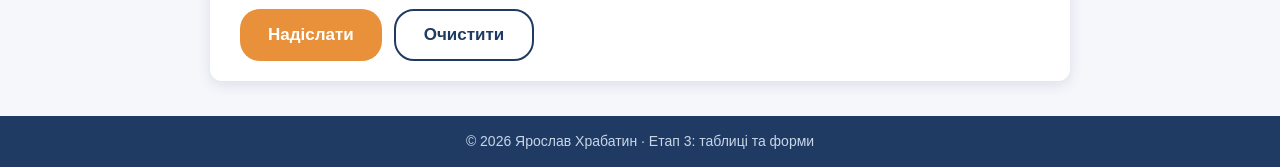
<file: lab9/my-portfolio/index.html>
<!DOCTYPE html>
<html lang="uk">
<head>
    <meta charset="UTF-8">
    <meta name="viewport" content="width=device-width, initial-scale=1.0">
    <title>Ярослав Храбатин — Моє професійне вебпортфоліо</title>
    <link rel="stylesheet" href="style.css">
</head>
<body>
    <header class="hero">
        <img class="photo" src="images/photo.jpg" alt="Фото Ярослава Храбатина">
        <h1>Ярослав Храбатин</h1>
        <p class="role">Майбутній веброзробник</p>
        <ul class="checklist">
            <li>HTML</li>
            <li>CSS</li>
            <li>Git</li>
            <li>GitHub</li>
        </ul>
    </header>

    <nav>
        <ul class="menu">
            <li><a href="#about">Про мене</a></li>
            <li><a href="#skills">Мої навички</a></li>
            <li><a href="#competencies">Компетентності</a></li>
            <li><a href="#interests">Інтереси</a></li>
            <li><a href="#goals">Мої цілі</a></li>
            <li><a href="#contact">Зворотний зв’язок</a></li>
        </ul>
    </nav>

    <main>
        <section id="about" class="block">
            <h2>Про мене</h2>
            <p>Я студент ІТ-спеціальності, який уже зараз будує <strong>основу майбутньої кар’єри</strong>. Вивчаю веброзробку та розвиваю навички самостійного пошуку рішень.</p>
            <p>Цей сайт — другий етап наскрізного проєкту «Моє професійне вебпортфоліо»: тут з’явилися списки, зображення та навігація.</p>
        </section>

        <section id="skills" class="block">
            <h2>Мої навички</h2>
            <div class="two-columns">
                <div>
                    <h3>Технології, якими користуюсь</h3>
                    <ul>
                        <li>HTML</li>
                        <li>CSS</li>
                        <li>Git</li>
                        <li>GitHub</li>
                        <li>Google Workspace</li>
                        <li>Figma</li>
                    </ul>
                </div>
                <div>
                    <h3>Порядок опанування</h3>
                    <ol>
                        <li>HTML — структура сторінки</li>
                        <li>CSS — оформлення</li>
                        <li>Git і GitHub — контроль версій</li>
                        <li>JavaScript — інтерактивність</li>
                    </ol>
                </div>
            </div>
        </section>

        <section id="competencies" class="block">
            <h2>Мої професійні компетентності</h2>
            <table class="skills-table">
                <caption>Рівень володіння технологіями</caption>
                <thead>
                    <tr>
                        <th>Технологія</th>
                        <th>Рівень володіння</th>
                        <th>Де використовувалась</th>
                    </tr>
                </thead>
                <tbody>
                    <tr>
                        <td>HTML</td>
                        <td>Високий</td>
                        <td>Лабораторні роботи, вебпортфоліо</td>
                    </tr>
                    <tr>
                        <td>CSS</td>
                        <td>Середній</td>
                        <td>Оформлення вебпортфоліо</td>
                    </tr>
                    <tr>
                        <td>Git</td>
                        <td>Середній</td>
                        <td>Збереження версій проєкту</td>
                    </tr>
                    <tr>
                        <td>GitHub</td>
                        <td>Середній</td>
                        <td>Публікація сайту на GitHub Pages</td>
                    </tr>
                    <tr>
                        <td>Google Workspace</td>
                        <td>Високий</td>
                        <td>Спільна робота з документами</td>
                    </tr>
                </tbody>
            </table>
        </section>

        <section id="interests" class="block">
            <h2>Професійні інтереси</h2>
            <ul>
                <li>веброзробка (HTML, CSS, JavaScript);</li>
                <li>системи контролю версій;</li>
                <li>основи кібербезпеки;</li>
                <li>проєктування зручних інтерфейсів.</li>
            </ul>
        </section>

        <section id="goals" class="block">
            <h2>Мої цілі</h2>
            <img class="wide" src="images/goals.jpg" alt="Фрагмент HTML-коду на темному тлі">
            <ol>
                <li>Опанувати HTML і CSS та створити власне портфоліо.</li>
                <li>Вивчити JavaScript та основи роботи з Git.</li>
                <li>Взяти участь у навчальних і практичних проєктах.</li>
                <li>Стати <mark>кваліфікованим веброзробником</mark>.</li>
            </ol>
        </section>

        <section id="contact" class="block">
            <h2>Зворотний зв’язок</h2>
            <form class="feedback" action="#" method="get">
                <fieldset>
                    <legend>Контактні дані</legend>
                    <div class="row">
                        <label for="fb-name">Ім’я</label>
                        <input type="text" id="fb-name" name="name" placeholder="Ваше ім’я" required>
                    </div>
                    <div class="row">
                        <label for="fb-email">Email</label>
                        <input type="email" id="fb-email" name="email" placeholder="name@example.com" required>
                    </div>
                    <div class="row">
                        <label for="fb-phone">Телефон</label>
                        <input type="tel" id="fb-phone" name="phone" placeholder="+380 XX XXX XX XX">
                    </div>
                </fieldset>

                <fieldset>
                    <legend>Повідомлення</legend>
                    <div class="row">
                        <label for="fb-topic">Тема</label>
                        <select id="fb-topic" name="topic">
                            <option value="cooperation">Співпраця</option>
                            <option value="project">Питання щодо проєкту</option>
                            <option value="vacancy">Пропозиція роботи</option>
                            <option value="other">Інше</option>
                        </select>
                    </div>
                    <div class="row">
                        <span class="label">Зручний спосіб зв’язку</span>
                        <span class="options">
                            <label><input type="radio" name="contact" value="email" checked> Email</label>
                            <label><input type="radio" name="contact" value="phone"> Телефон</label>
                        </span>
                    </div>
                    <div class="row">
                        <label for="fb-message">Повідомлення</label>
                        <textarea id="fb-message" name="message" rows="5" placeholder="Напишіть ваше повідомлення" required></textarea>
                    </div>
                    <div class="row">
                        <span class="label"></span>
                        <label><input type="checkbox" name="agree" required> Погоджуюсь на обробку даних</label>
                    </div>
                </fieldset>

                <div class="actions">
                    <button type="submit">Надіслати</button>
                    <button type="reset" class="secondary">Очистити</button>
                </div>
            </form>
        </section>
    </main>

    <footer>
        <p>© 2026 Ярослав Храбатин · Етап 3: таблиці та форми</p>
    </footer>
</body>
</html>
</file>
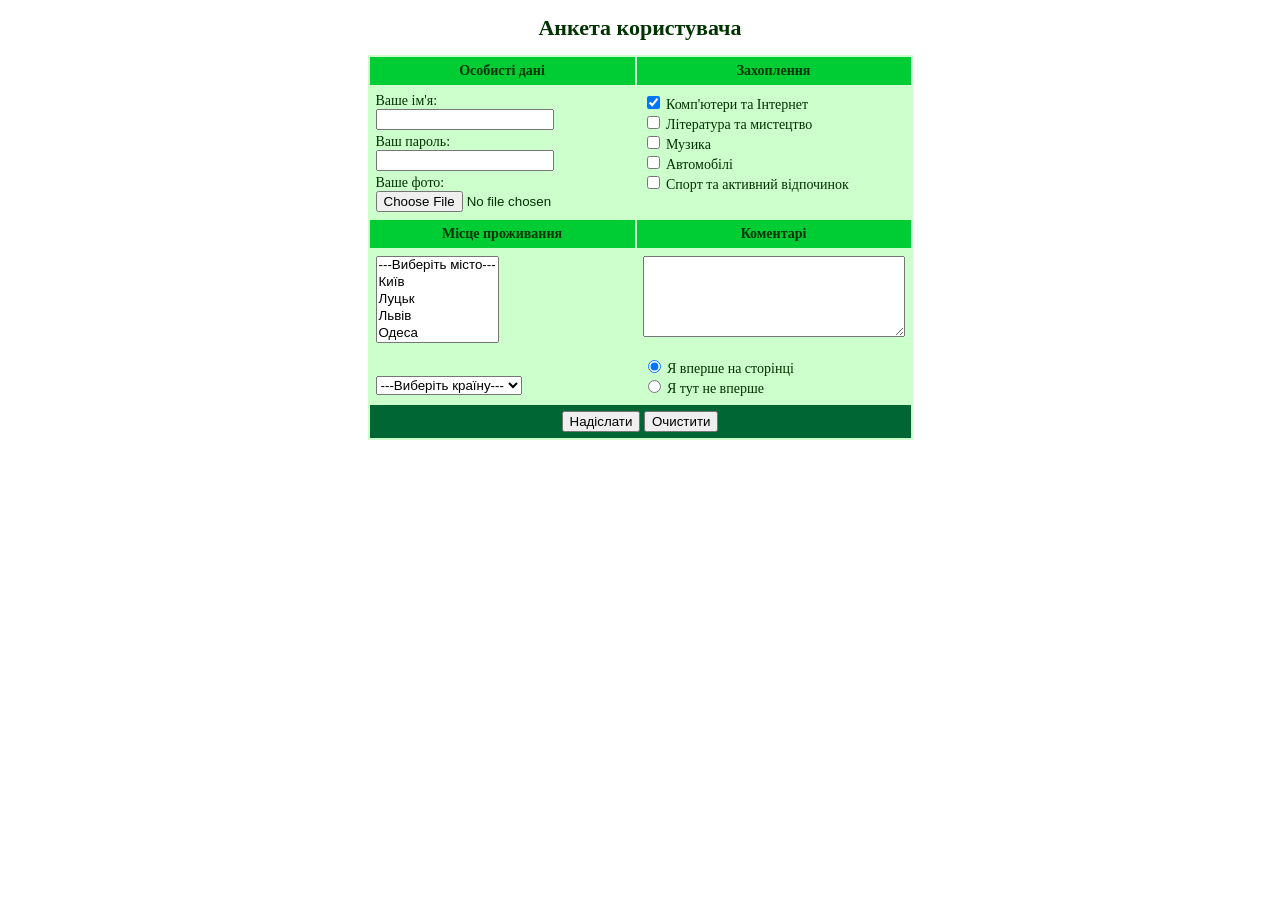
<file: lab9/variant1/index.html>
<!DOCTYPE html>
<html lang="uk">
<head>
    <meta charset="UTF-8">
    <title>Анкета користувача</title>
    <link rel="stylesheet" href="style.css">
</head>
<body>
    <h1>Анкета користувача</h1>

    <form action="#" method="get">
        <table class="survey">
            <tr>
                <th>Особисті дані</th>
                <th>Захоплення</th>
            </tr>
            <tr>
                <td>
                    <label for="name">Ваше ім'я:</label><br>
                    <input type="text" id="name" name="name"><br>
                    <label for="password">Ваш пароль:</label><br>
                    <input type="password" id="password" name="password"><br>
                    <label for="photo">Ваше фото:</label><br>
                    <input type="file" id="photo" name="photo">
                </td>
                <td>
                    <label><input type="checkbox" name="hobby" value="it" checked> Комп'ютери та Інтернет</label><br>
                    <label><input type="checkbox" name="hobby" value="art"> Література та мистецтво</label><br>
                    <label><input type="checkbox" name="hobby" value="music"> Музика</label><br>
                    <label><input type="checkbox" name="hobby" value="cars"> Автомобілі</label><br>
                    <label><input type="checkbox" name="hobby" value="sport"> Спорт та активний відпочинок</label>
                </td>
            </tr>
            <tr>
                <th>Місце проживання</th>
                <th>Коментарі</th>
            </tr>
            <tr>
                <td>
                    <select name="city" size="5">
                        <option value="">---Виберіть місто---</option>
                        <option value="kyiv">Київ</option>
                        <option value="lutsk">Луцьк</option>
                        <option value="lviv">Львів</option>
                        <option value="odesa">Одеса</option>
                        <option value="kharkiv">Харків</option>
                    </select>
                    <br><br><br>
                    <select name="country">
                        <option value="">---Виберіть країну---</option>
                        <option value="ua">Україна</option>
                        <option value="pl">Польща</option>
                        <option value="other">Інша</option>
                    </select>
                </td>
                <td>
                    <textarea name="comments" rows="5" cols="30"></textarea><br><br>
                    <label><input type="radio" name="visit" value="first" checked> Я вперше на сторінці</label><br>
                    <label><input type="radio" name="visit" value="again"> Я тут не вперше</label>
                </td>
            </tr>
            <tr>
                <td colspan="2" class="buttons">
                    <button type="submit">Надіслати</button>
                    <button type="reset">Очистити</button>
                </td>
            </tr>
        </table>
    </form>
</body>
</html>
</file>
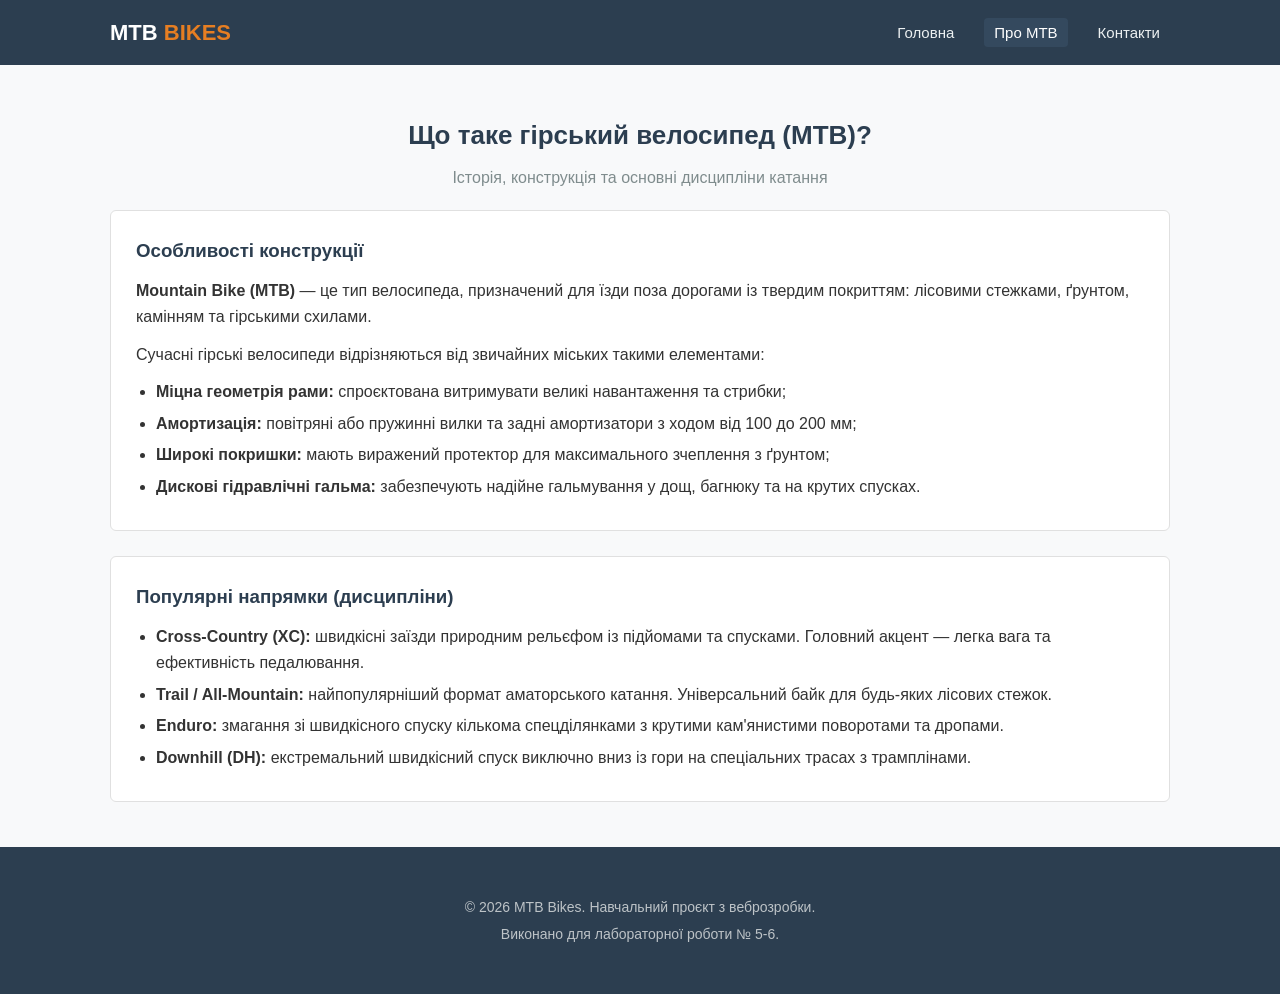
<file: about.html>
<!DOCTYPE html>
<html lang="uk">
<head>
  <meta charset="UTF-8">
  <meta name="viewport" content="width=device-width, initial-scale=1.0">
  <title>Про MTB — Гірські велосипеди</title>
  <link rel="stylesheet" href="static/css/style.css">
</head>
<body>

  <!-- Шапка сайту -->
  <header class="header">
    <div class="container">
      <div class="logo">MTB <span>BIKES</span></div>
      
      <button class="burger" id="burger-btn" aria-label="Меню">
        <span></span>
        <span></span>
        <span></span>
      </button>

      <nav>
        <ul class="nav-menu" id="nav-menu">
          <li><a href="index.html">Головна</a></li>
          <li><a href="about.html" class="active">Про MTB</a></li>
          <li><a href="contact.html">Контакти</a></li>
        </ul>
      </nav>
    </div>
  </header>

  <!-- Основна частина -->
  <main class="container">
    <div class="section-title">
      <h2>Що таке гірський велосипед (MTB)?</h2>
      <p>Історія, конструкція та основні дисципліни катання</p>
    </div>

    <div class="info-block">
      <h3>Особливості конструкції</h3>
      <p><strong>Mountain Bike (MTB)</strong> — це тип велосипеда, призначений для їзди поза дорогами із твердим покриттям: лісовими стежками, ґрунтом, камінням та гірськими схилами.</p>
      <p>Сучасні гірські велосипеди відрізняються від звичайних міських такими елементами:</p>
      <ul class="simple-list">
        <li><strong>Міцна геометрія рами:</strong> спроєктована витримувати великі навантаження та стрибки;</li>
        <li><strong>Амортизація:</strong> повітряні або пружинні вилки та задні амортизатори з ходом від 100 до 200 мм;</li>
        <li><strong>Широкі покришки:</strong> мають виражений протектор для максимального зчеплення з ґрунтом;</li>
        <li><strong>Дискові гідравлічні гальма:</strong> забезпечують надійне гальмування у дощ, багнюку та на крутих спусках.</li>
      </ul>
    </div>

    <div class="info-block">
      <h3>Популярні напрямки (дисципліни)</h3>
      <ul class="simple-list">
        <li><strong>Cross-Country (XC):</strong> швидкісні заїзди природним рельєфом із підйомами та спусками. Головний акцент — легка вага та ефективність педалювання.</li>
        <li><strong>Trail / All-Mountain:</strong> найпопулярніший формат аматорського катання. Універсальний байк для будь-яких лісових стежок.</li>
        <li><strong>Enduro:</strong> змагання зі швидкісного спуску кількома спецділянками з крутими кам'янистими поворотами та дропами.</li>
        <li><strong>Downhill (DH):</strong> екстремальний швидкісний спуск виключно вниз із гори на спеціальних трасах з трамплінами.</li>
      </ul>
    </div>
  </main>

  <!-- Підвал -->
  <footer class="footer">
    <div class="container">
      <p>&copy; 2026 MTB Bikes. Навчальний проєкт з веброзробки.</p>
      <p>Виконано для лабораторної роботи № 5-6.</p>
    </div>
  </footer>

  <script src="static/js/main.js"></script>
</body>
</html>
</file>
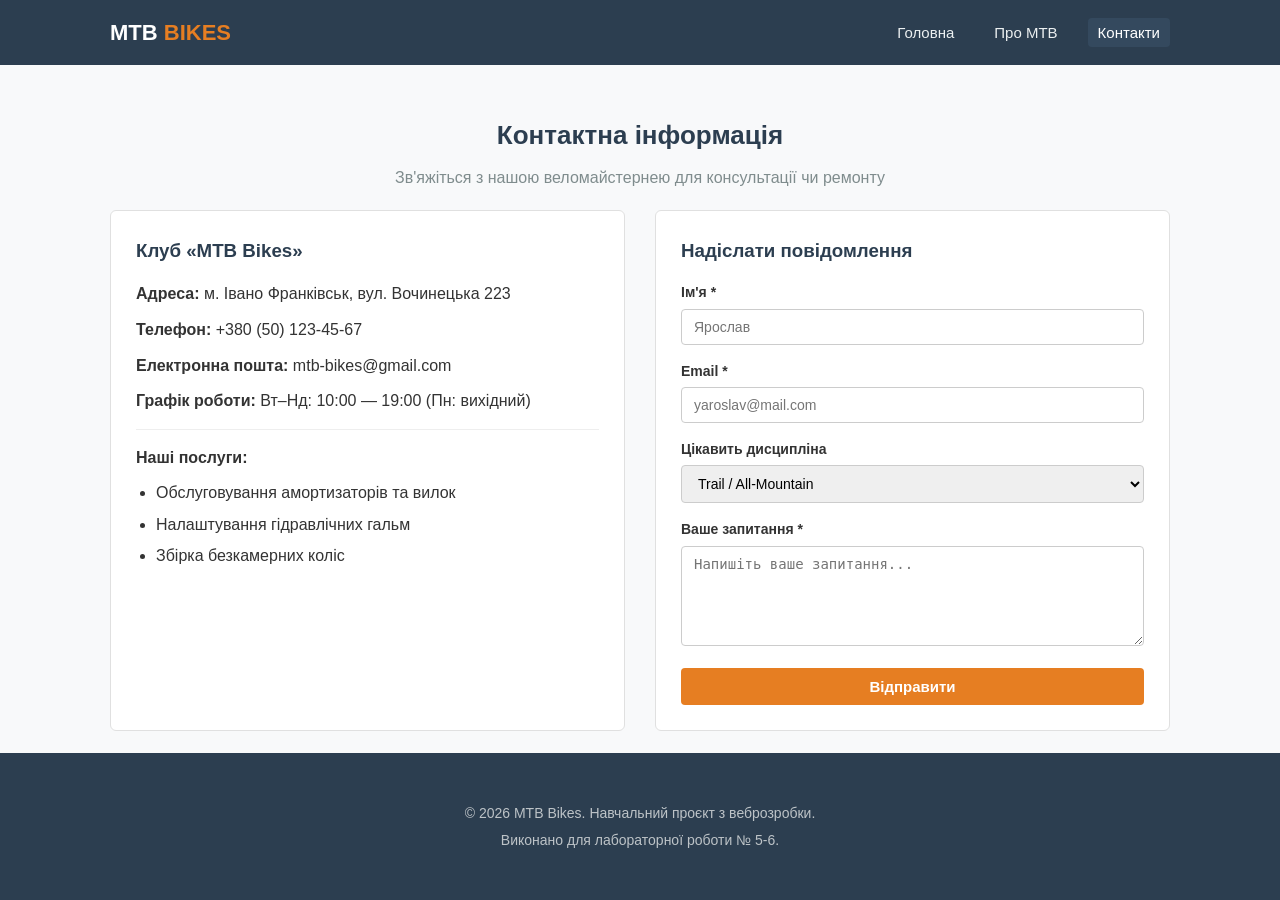
<file: contact.html>
<!DOCTYPE html>
<html lang="uk">
<head>
  <meta charset="UTF-8">
  <meta name="viewport" content="width=device-width, initial-scale=1.0">
  <title>Контакти — MTB Bikes</title>
  <link rel="stylesheet" href="static/css/style.css">
</head>
<body>

  <!-- Шапка сайту -->
  <header class="header">
    <div class="container">
      <div class="logo">MTB <span>BIKES</span></div>
      
      <button class="burger" id="burger-btn" aria-label="Меню">
        <span></span>
        <span></span>
        <span></span>
      </button>

      <nav>
        <ul class="nav-menu" id="nav-menu">
          <li><a href="index.html">Головна</a></li>
          <li><a href="about.html">Про MTB</a></li>
          <li><a href="contact.html" class="active">Контакти</a></li>
        </ul>
      </nav>
    </div>
  </header>

  <!-- Основний блок -->
  <main class="container">
    <div class="section-title">
      <h2>Контактна інформація</h2>
      <p>Зв'яжіться з нашою веломайстернею для консультації чи ремонту</p>
    </div>

    <div class="contact-grid">
      <!-- Контакти -->
      <section class="contact-card">
        <h3>Клуб «MTB Bikes»</h3>
        <p><strong>Адреса:</strong> м. Івано Франківськ, вул. Вочинецька 223</p>
        <p><strong>Телефон:</strong> +380 (50) 123-45-67</p>
        <p><strong>Електронна пошта:</strong> mtb-bikes@gmail.com</p>
        <p><strong>Графік роботи:</strong> Вт–Нд: 10:00 — 19:00 (Пн: вихідний)</p>
        <hr style="margin: 15px 0; border: none; border-top: 1px solid #eee;">
        <h4>Наші послуги:</h4>
        <ul class="simple-list" style="margin-top: 10px;">
          <li>Обслуговування амортизаторів та вилок</li>
          <li>Налаштування гідравлічних гальм</li>
          <li>Збірка безкамерних коліс</li>
        </ul>
      </section>

      <!-- Форма -->
      <section class="contact-card">
        <h3>Надіслати повідомлення</h3>
        <form id="contact-form">
          <div class="form-group">
            <label for="user-name">Ім'я *</label>
            <input type="text" id="user-name" class="form-input" placeholder="Ярослав" required>
          </div>

          <div class="form-group">
            <label for="user-email">Email *</label>
            <input type="email" id="user-email" class="form-input" placeholder="yaroslav@mail.com" required>
          </div>

          <div class="form-group">
            <label for="bike-discipline">Цікавить дисципліна</label>
            <select id="bike-discipline" class="form-input">
              <option value="trail">Trail / All-Mountain</option>
              <option value="enduro">Enduro</option>
              <option value="downhill">Downhill</option>
              <option value="xc">Cross-Country</option>
            </select>
          </div>

          <div class="form-group">
            <label for="user-message">Ваше запитання *</label>
            <textarea id="user-message" class="form-input" placeholder="Напишіть ваше запитання..." required></textarea>
          </div>

          <button type="submit" class="btn" style="width: 100%;">Відправити</button>
          <div id="success-message" class="msg-success"></div>
        </form>
      </section>
    </div>
  </main>

  <!-- Підвал -->
  <footer class="footer">
    <div class="container">
      <p>&copy; 2026 MTB Bikes. Навчальний проєкт з веброзробки.</p>
      <p>Виконано для лабораторної роботи № 5-6.</p>
    </div>
  </footer>

  <script src="static/js/main.js"></script>
</body>
</html>
</file>
<file: lab11/my-portfolio/style.css>
/* ---------- Власна система оформлення ---------- */
:root {
    --color-primary: #1f3b63;
    --color-accent: #e8913a;
    --color-light: #f5f7fb;
    --color-text: #263238;
    --radius: 12px;
    --shadow: 0 4px 14px rgba(31, 59, 99, 0.12);
}

* {
    box-sizing: border-box;
}

body {
    margin: 0;
    font-family: "Segoe UI", Arial, sans-serif;
    font-size: 17px;
    line-height: 1.65;
    color: var(--color-text);
    background-color: var(--color-light);
}

/* ---------- Верхній блок ---------- */
.hero {
    background: linear-gradient(135deg, #1f3b63, #2c6fbb);
    color: #fff;
    text-align: center;
    padding: 50px 20px 45px;
}

.photo {
    display: block;
    width: 130px;
    height: 130px;
    margin: 0 auto 18px;
    border-radius: 50%;
    object-fit: cover;
    border: 4px solid #fff;
}

.avatar {
    width: 110px;
    height: 110px;
    margin: 0 auto 18px;
    border-radius: 50%;
    background-color: var(--color-accent);
    color: #fff;
    font-size: 40px;
    font-weight: bold;
    line-height: 110px;
    border: 4px solid #fff;
}

.hero h1 {
    margin: 0;
    font-size: 44px;
    letter-spacing: 1px;
}

.role {
    margin: 6px 0 0;
    text-align: center;
    font-size: 22px;
    color: #ffd9a8;
}

.tagline {
    margin: 10px 0 0;
    text-align: center;
    font-style: italic;
    color: #d6e4f7;
}

/* ---------- Основний вміст ---------- */
main {
    max-width: 900px;
    margin: 35px auto;
    padding: 0 20px;
}

.block {
    background-color: #fff;
    padding: 20px 30px;
    border-radius: var(--radius);
    box-shadow: var(--shadow);
}

h2 {
    color: var(--color-primary);
    margin-top: 0;
}

.section-title {
    text-align: center;
    margin-top: 35px;
}

.section-title::after {
    content: "";
    display: block;
    width: 70px;
    height: 4px;
    margin: 8px auto 0;
    background-color: var(--color-accent);
    border-radius: 2px;
}

p {
    text-align: justify;
}

strong {
    color: var(--color-primary);
}

mark {
    background-color: #ffe3b8;
    padding: 0 4px;
    border-radius: 3px;
}

/* ---------- Мотиваційний текст ---------- */
.motivation {
    margin: 30px 0;
    padding: 18px 28px;
    border-left: 6px solid var(--color-accent);
    background-color: #fff6ea;
    font-size: 20px;
    font-style: italic;
    color: var(--color-primary);
    border-radius: 0 var(--radius) var(--radius) 0;
}

/* ---------- Інформаційні блоки ---------- */
.cards {
    display: flex;
    gap: 20px;
    margin-top: 20px;
}

.card {
    flex: 1;
    background-color: #fff;
    padding: 18px 22px;
    border-top: 5px solid var(--color-primary);
    border-radius: var(--radius);
    box-shadow: var(--shadow);
}

.card h3 {
    margin-top: 0;
    color: var(--color-primary);
}

.card p {
    margin: 0;
    text-align: left;
}

/* ---------- Футер ---------- */
footer {
    background-color: var(--color-primary);
    color: #c9d6e8;
    text-align: center;
    padding: 14px;
    font-size: 14px;
}

footer p {
    margin: 0;
    text-align: center;
}

/* ---------- Етап 2: списки, меню, зображення ---------- */
.checklist {
    list-style: none;
    display: flex;
    justify-content: center;
    gap: 22px;
    margin: 18px 0 0;
    padding: 0;
}

.checklist li::before {
    content: "✓ ";
    color: var(--color-accent);
    font-weight: bold;
}

nav {
    background-color: #fff;
    box-shadow: var(--shadow);
}

.menu {
    list-style: none;
    display: flex;
    justify-content: center;
    gap: 8px;
    margin: 0;
    padding: 10px;
}

.menu a {
    display: block;
    padding: 8px 18px;
    border-radius: 20px;
    color: var(--color-primary);
    text-decoration: none;
    font-weight: 600;
}

.menu a:hover {
    background-color: var(--color-accent);
    color: #fff;
}

.block {
    margin-bottom: 25px;
}

h3 {
    color: var(--color-primary);
}

.two-columns {
    display: flex;
    gap: 40px;
}

.two-columns > div {
    flex: 1;
}

li {
    margin-bottom: 6px;
}

.wide {
    display: block;
    width: 100%;
    max-width: 520px;
    margin: 0 auto 15px;
    border-radius: var(--radius);
    box-shadow: var(--shadow);
}

html {
    scroll-behavior: smooth;
}

.checklist li,
.menu li {
    margin-bottom: 0;
}


/* ---------- Етап 3: таблиці та форми ---------- */
.skills-table {
    width: 100%;
    border-collapse: collapse;
    margin-top: 10px;
}

.skills-table caption {
    caption-side: top;
    text-align: left;
    font-weight: bold;
    color: var(--color-primary);
    margin-bottom: 8px;
}

.skills-table th,
.skills-table td {
    border: 1px solid #c9d6e8;
    padding: 10px 14px;
    text-align: left;
}

.skills-table th {
    background-color: var(--color-primary);
    color: #fff;
}

.skills-table tbody tr:nth-child(even) {
    background-color: var(--color-light);
}

.skills-table tbody tr:hover {
    background-color: #ffe9cc;
}

.feedback fieldset {
    border: 1px solid #c9d6e8;
    border-radius: var(--radius);
    margin: 0 0 18px;
    padding: 12px 20px 8px;
}

.feedback legend {
    padding: 0 8px;
    font-weight: bold;
    color: var(--color-primary);
}

.feedback .row {
    display: flex;
    align-items: flex-start;
    gap: 15px;
    margin-bottom: 12px;
}

.feedback .row > label:first-child,
.feedback .label {
    flex: 0 0 190px;
    font-weight: 600;
    padding-top: 7px;
}

.feedback .options {
    display: flex;
    gap: 20px;
    padding-top: 6px;
}

.feedback input[type="text"],
.feedback input[type="email"],
.feedback input[type="tel"],
.feedback select,
.feedback textarea {
    flex: 1;
    padding: 8px 10px;
    border: 1px solid #b5c4d8;
    border-radius: 8px;
    font: inherit;
}

.feedback input:focus,
.feedback select:focus,
.feedback textarea:focus {
    outline: 2px solid var(--color-accent);
    border-color: var(--color-accent);
}

.feedback .actions {
    display: flex;
    gap: 12px;
}

.feedback button {
    padding: 10px 28px;
    border: none;
    border-radius: 20px;
    background-color: var(--color-accent);
    color: #fff;
    font: inherit;
    font-weight: 600;
    cursor: pointer;
}

.feedback button.secondary {
    background-color: #fff;
    color: var(--color-primary);
    border: 2px solid var(--color-primary);
}

.feedback button:hover {
    opacity: 0.85;
}

/* ---------- Етап 5: навігація та Flexbox ---------- */
nav {
    position: sticky;
    top: 0;
    z-index: 10;
}

.menu {
    display: flex;
    flex-wrap: wrap;
    justify-content: center;
    align-items: center;
    gap: 10px 20px;
}

.menu a {
    transition: background-color 0.3s, color 0.3s, transform 0.3s;
}

.menu a:hover {
    transform: translateY(-2px);
}

.cards {
    display: flex;
    flex-wrap: wrap;
    justify-content: center;
    gap: 20px;
    margin: 0 0 25px;
}

.card {
    flex: 1 1 250px;
    display: flex;
    flex-direction: column;
    justify-content: space-between;
    transition: transform 0.3s, box-shadow 0.3s;
}

.card:hover {
    transform: translateY(-6px);
    box-shadow: 0 10px 22px rgba(31, 59, 99, 0.22);
}

.card p {
    margin-bottom: 12px;
}

.more {
    color: var(--color-accent);
    font-weight: 600;
    text-decoration: none;
    transition: color 0.3s;
}

.more:hover {
    color: var(--color-primary);
}

.projects {
    display: flex;
    flex-wrap: wrap;
    gap: 20px;
    align-items: stretch;
}

.project {
    flex: 1 1 240px;
    padding: 16px 20px;
    border: 1px solid #c9d6e8;
    border-radius: var(--radius);
    background-color: var(--color-light);
    transition: transform 0.3s, border-color 0.3s;
}

.project:hover {
    transform: translateY(-4px);
    border-color: var(--color-accent);
}

.project h3 {
    margin-top: 0;
}

.project p {
    text-align: left;
}

.tag {
    display: inline-block;
    padding: 2px 12px;
    border-radius: 12px;
    background-color: var(--color-primary);
    color: #fff;
    font-size: 13px;
}

.feedback button {
    transition: opacity 0.3s, transform 0.3s;
}

.feedback button:hover {
    transform: translateY(-2px);
}

@media (max-width: 600px) {
    .skills-table {
        display: block;
        overflow-x: auto;
    }

    .feedback .row {
        flex-direction: column;
        gap: 4px;
    }
}
</file>
<file: lab12/my-portfolio/style.css>
/* ---------- Власна система оформлення ---------- */
:root {
    --color-primary: #1f3b63;
    --color-accent: #e8913a;
    --color-light: #f5f7fb;
    --color-text: #263238;
    --radius: 12px;
    --shadow: 0 4px 14px rgba(31, 59, 99, 0.12);
}

* {
    box-sizing: border-box;
}

body {
    margin: 0;
    font-family: "Segoe UI", Arial, sans-serif;
    font-size: 17px;
    line-height: 1.65;
    color: var(--color-text);
    background-color: var(--color-light);
}

/* ---------- Верхній блок ---------- */
.hero {
    background: linear-gradient(135deg, #1f3b63, #2c6fbb);
    color: #fff;
    text-align: center;
    padding: 50px 20px 45px;
}

.photo {
    display: block;
    width: 130px;
    height: 130px;
    margin: 0 auto 18px;
    border-radius: 50%;
    object-fit: cover;
    border: 4px solid #fff;
}

.avatar {
    width: 110px;
    height: 110px;
    margin: 0 auto 18px;
    border-radius: 50%;
    background-color: var(--color-accent);
    color: #fff;
    font-size: 40px;
    font-weight: bold;
    line-height: 110px;
    border: 4px solid #fff;
}

.hero h1 {
    margin: 0;
    font-size: 44px;
    letter-spacing: 1px;
}

.role {
    margin: 6px 0 0;
    text-align: center;
    font-size: 22px;
    color: #ffd9a8;
}

.tagline {
    margin: 10px 0 0;
    text-align: center;
    font-style: italic;
    color: #d6e4f7;
}

/* ---------- Основний вміст ---------- */
main {
    max-width: 900px;
    margin: 35px auto;
    padding: 0 20px;
}

.block {
    background-color: #fff;
    padding: 20px 30px;
    border-radius: var(--radius);
    box-shadow: var(--shadow);
}

h2 {
    color: var(--color-primary);
    margin-top: 0;
}

.section-title {
    text-align: center;
    margin-top: 35px;
}

.section-title::after {
    content: "";
    display: block;
    width: 70px;
    height: 4px;
    margin: 8px auto 0;
    background-color: var(--color-accent);
    border-radius: 2px;
}

p {
    text-align: justify;
}

strong {
    color: var(--color-primary);
}

mark {
    background-color: #ffe3b8;
    padding: 0 4px;
    border-radius: 3px;
}

/* ---------- Мотиваційний текст ---------- */
.motivation {
    margin: 30px 0;
    padding: 18px 28px;
    border-left: 6px solid var(--color-accent);
    background-color: #fff6ea;
    font-size: 20px;
    font-style: italic;
    color: var(--color-primary);
    border-radius: 0 var(--radius) var(--radius) 0;
}

/* ---------- Інформаційні блоки ---------- */
.cards {
    display: flex;
    gap: 20px;
    margin-top: 20px;
}

.card {
    flex: 1;
    background-color: #fff;
    padding: 18px 22px;
    border-top: 5px solid var(--color-primary);
    border-radius: var(--radius);
    box-shadow: var(--shadow);
}

.card h3 {
    margin-top: 0;
    color: var(--color-primary);
}

.card p {
    margin: 0;
    text-align: left;
}

/* ---------- Футер ---------- */
footer {
    background-color: var(--color-primary);
    color: #c9d6e8;
    text-align: center;
    padding: 14px;
    font-size: 14px;
}

footer p {
    margin: 0;
    text-align: center;
}

/* ---------- Етап 2: списки, меню, зображення ---------- */
.checklist {
    list-style: none;
    display: flex;
    justify-content: center;
    gap: 22px;
    margin: 18px 0 0;
    padding: 0;
}

.checklist li::before {
    content: "✓ ";
    color: var(--color-accent);
    font-weight: bold;
}

nav {
    background-color: #fff;
    box-shadow: var(--shadow);
}

.menu {
    list-style: none;
    display: flex;
    justify-content: center;
    gap: 8px;
    margin: 0;
    padding: 10px;
}

.menu a {
    display: block;
    padding: 8px 18px;
    border-radius: 20px;
    color: var(--color-primary);
    text-decoration: none;
    font-weight: 600;
}

.menu a:hover {
    background-color: var(--color-accent);
    color: #fff;
}

.block {
    margin-bottom: 25px;
}

h3 {
    color: var(--color-primary);
}

.two-columns {
    display: flex;
    gap: 40px;
}

.two-columns > div {
    flex: 1;
}

li {
    margin-bottom: 6px;
}

.wide {
    display: block;
    width: 100%;
    max-width: 520px;
    margin: 0 auto 15px;
    border-radius: var(--radius);
    box-shadow: var(--shadow);
}

html {
    scroll-behavior: smooth;
}

.checklist li,
.menu li {
    margin-bottom: 0;
}


/* ---------- Етап 3: таблиці та форми ---------- */
.skills-table {
    width: 100%;
    border-collapse: collapse;
    margin-top: 10px;
}

.skills-table caption {
    caption-side: top;
    text-align: left;
    font-weight: bold;
    color: var(--color-primary);
    margin-bottom: 8px;
}

.skills-table th,
.skills-table td {
    border: 1px solid #c9d6e8;
    padding: 10px 14px;
    text-align: left;
}

.skills-table th {
    background-color: var(--color-primary);
    color: #fff;
}

.skills-table tbody tr:nth-child(even) {
    background-color: var(--color-light);
}

.skills-table tbody tr:hover {
    background-color: #ffe9cc;
}

.feedback fieldset {
    border: 1px solid #c9d6e8;
    border-radius: var(--radius);
    margin: 0 0 18px;
    padding: 12px 20px 8px;
}

.feedback legend {
    padding: 0 8px;
    font-weight: bold;
    color: var(--color-primary);
}

.feedback .row {
    display: flex;
    align-items: flex-start;
    gap: 15px;
    margin-bottom: 12px;
}

.feedback .row > label:first-child,
.feedback .label {
    flex: 0 0 190px;
    font-weight: 600;
    padding-top: 7px;
}

.feedback .options {
    display: flex;
    gap: 20px;
    padding-top: 6px;
}

.feedback input[type="text"],
.feedback input[type="email"],
.feedback input[type="tel"],
.feedback select,
.feedback textarea {
    flex: 1;
    padding: 8px 10px;
    border: 1px solid #b5c4d8;
    border-radius: 8px;
    font: inherit;
}

.feedback input:focus,
.feedback select:focus,
.feedback textarea:focus {
    outline: 2px solid var(--color-accent);
    border-color: var(--color-accent);
}

.feedback .actions {
    display: flex;
    gap: 12px;
}

.feedback button {
    padding: 10px 28px;
    border: none;
    border-radius: 20px;
    background-color: var(--color-accent);
    color: #fff;
    font: inherit;
    font-weight: 600;
    cursor: pointer;
}

.feedback button.secondary {
    background-color: #fff;
    color: var(--color-primary);
    border: 2px solid var(--color-primary);
}

.feedback button:hover {
    opacity: 0.85;
}

/* ---------- Етап 5: навігація та Flexbox ---------- */
nav {
    position: sticky;
    top: 0;
    z-index: 10;
}

.menu {
    display: flex;
    flex-wrap: wrap;
    justify-content: center;
    align-items: center;
    gap: 10px 20px;
}

.menu a {
    transition: background-color 0.3s, color 0.3s, transform 0.3s;
}

.menu a:hover {
    transform: translateY(-2px);
}

.cards {
    display: flex;
    flex-wrap: wrap;
    justify-content: center;
    gap: 20px;
    margin: 0 0 25px;
}

.card {
    flex: 1 1 250px;
    display: flex;
    flex-direction: column;
    justify-content: space-between;
    transition: transform 0.3s, box-shadow 0.3s;
}

.card:hover {
    transform: translateY(-6px);
    box-shadow: 0 10px 22px rgba(31, 59, 99, 0.22);
}

.card p {
    margin-bottom: 12px;
}

.more {
    color: var(--color-accent);
    font-weight: 600;
    text-decoration: none;
    transition: color 0.3s;
}

.more:hover {
    color: var(--color-primary);
}

.projects {
    display: flex;
    flex-wrap: wrap;
    gap: 20px;
    align-items: stretch;
}

.project {
    flex: 1 1 240px;
    padding: 16px 20px;
    border: 1px solid #c9d6e8;
    border-radius: var(--radius);
    background-color: var(--color-light);
    transition: transform 0.3s, border-color 0.3s;
}

.project:hover {
    transform: translateY(-4px);
    border-color: var(--color-accent);
}

.project h3 {
    margin-top: 0;
}

.project p {
    text-align: left;
}

.tag {
    display: inline-block;
    padding: 2px 12px;
    border-radius: 12px;
    background-color: var(--color-primary);
    color: #fff;
    font-size: 13px;
}

.feedback button {
    transition: opacity 0.3s, transform 0.3s;
}

.feedback button:hover {
    transform: translateY(-2px);
}

@media (max-width: 600px) {
    .skills-table {
        display: block;
        overflow-x: auto;
    }

    .feedback .row {
        flex-direction: column;
        gap: 4px;
    }
}

/* ---------- Етап 6: завершення портфоліо ---------- */
.hero {
    position: relative;
    overflow: hidden;
}

.hero::before {
    content: "";
    position: absolute;
    top: -80px;
    right: -60px;
    width: 260px;
    height: 260px;
    border-radius: 50%;
    background-color: rgba(232, 145, 58, 0.25);
    z-index: 0;
}

.hero > * {
    position: relative;
    z-index: 1;
}

.about-flex {
    display: flex;
    flex-wrap: wrap;
    align-items: center;
    gap: 30px;
}

.about-text {
    flex: 2 1 320px;
}

.about-figure {
    flex: 1 1 260px;
    margin: 0;
    text-align: center;
}

.about-figure img {
    width: 100%;
    border-radius: var(--radius);
    box-shadow: var(--shadow);
}

.about-figure figcaption {
    margin-top: 8px;
    font-size: 14px;
    font-style: italic;
    color: #5b6b7d;
}

.skills-table {
    margin-top: 25px;
}

.project {
    position: relative;
}

.badge {
    position: absolute;
    top: 10px;
    right: 10px;
    padding: 2px 12px;
    border-radius: 12px;
    background-color: var(--color-accent);
    color: #fff;
    font-size: 12px;
    font-weight: bold;
}

.project h3 {
    padding-right: 95px;
}

.timeline {
    list-style: none;
    margin: 0;
    padding: 0 0 0 20px;
    border-left: 4px solid var(--color-accent);
}

.timeline li {
    position: relative;
    margin-bottom: 18px;
}

.timeline li::before {
    content: "";
    position: absolute;
    left: -30px;
    top: 6px;
    width: 12px;
    height: 12px;
    border-radius: 50%;
    background-color: var(--color-primary);
    border: 2px solid #fff;
}

.timeline strong,
.timeline span {
    display: block;
}

.timeline span {
    color: #5b6b7d;
}

.to-top {
    position: fixed;
    right: 24px;
    bottom: 24px;
    z-index: 20;
    width: 46px;
    height: 46px;
    border-radius: 50%;
    background-color: var(--color-accent);
    color: #fff;
    font-size: 24px;
    line-height: 46px;
    text-align: center;
    text-decoration: none;
    box-shadow: var(--shadow);
    transition: background-color 0.3s, transform 0.3s;
}

.to-top:hover {
    background-color: var(--color-primary);
    transform: translateY(-4px);
}
</file>
<file: lab7/level1/style.css>
body {
    font-family: Arial, sans-serif;
    font-size: 18px;
    max-width: 800px;
    margin: 40px auto;
}

h1 {
    font-size: 48px;
    text-align: center;
}

.profession {
    text-align: center;
    font-style: italic;
}

h2 {
    font-size: 28px;
}

p {
    text-align: justify;
}
</file>
<file: lab7/level2/style.css>
body {
    font-family: "Segoe UI", Arial, sans-serif;
    background-color: #eef3f8;
    color: #222;
    line-height: 1.6;
    max-width: 800px;
    margin: 30px auto;
    padding: 20px 40px;
}

h1 {
    color: #1f3b63;
    text-align: center;
    border-bottom: 3px solid #1f3b63;
    padding-bottom: 10px;
}

h2 {
    color: #2c5d9b;
    margin-top: 30px;
}

h3 {
    color: #2c5d9b;
    margin-bottom: 5px;
}

h4 {
    color: #555;
}

p {
    margin: 0 0 15px 0;
    text-align: justify;
}

strong {
    color: #1f3b63;
}

mark {
    background-color: #ffe27a;
    padding: 0 4px;
}
</file>
<file: lab7/level3/style.css>
body {
    font-family: "Segoe UI", Arial, sans-serif;
    background-color: #f4f6fa;
    color: #263238;
    line-height: 1.6;
    margin: 0;
}

header {
    background-color: #1f3b63;
    color: #ffffff;
    text-align: center;
    padding: 40px 20px;
}

header h1 {
    margin: 0 0 8px 0;
    font-size: 42px;
}

.subtitle {
    margin: 0;
    font-size: 20px;
    font-style: italic;
    color: #bcd2f0;
}

main {
    max-width: 800px;
    margin: 30px auto;
    padding: 0 20px;
}

section {
    background-color: #ffffff;
    border-left: 5px solid #2c5d9b;
    padding: 15px 25px;
    margin-bottom: 20px;
}

h2 {
    color: #2c5d9b;
    margin-top: 0;
}

mark {
    background-color: #ffe27a;
    padding: 0 4px;
}

li {
    margin-bottom: 5px;
}

footer {
    background-color: #263238;
    color: #cfd8dc;
    text-align: center;
    padding: 12px;
    font-size: 14px;
}

footer p {
    margin: 0;
}
</file>
<file: lab7/my-portfolio/style.css>
/* ---------- Власна система оформлення ---------- */
:root {
    --color-primary: #1f3b63;
    --color-accent: #e8913a;
    --color-light: #f5f7fb;
    --color-text: #263238;
    --radius: 12px;
    --shadow: 0 4px 14px rgba(31, 59, 99, 0.12);
}

* {
    box-sizing: border-box;
}

body {
    margin: 0;
    font-family: "Segoe UI", Arial, sans-serif;
    font-size: 17px;
    line-height: 1.65;
    color: var(--color-text);
    background-color: var(--color-light);
}

/* ---------- Верхній блок ---------- */
.hero {
    background: linear-gradient(135deg, #1f3b63, #2c6fbb);
    color: #fff;
    text-align: center;
    padding: 50px 20px 45px;
}

.avatar {
    width: 110px;
    height: 110px;
    margin: 0 auto 18px;
    border-radius: 50%;
    background-color: var(--color-accent);
    color: #fff;
    font-size: 40px;
    font-weight: bold;
    line-height: 110px;
    border: 4px solid #fff;
}

.hero h1 {
    margin: 0;
    font-size: 44px;
    letter-spacing: 1px;
}

.role {
    margin: 6px 0 0;
    text-align: center;
    font-size: 22px;
    color: #ffd9a8;
}

.tagline {
    margin: 10px 0 0;
    text-align: center;
    font-style: italic;
    color: #d6e4f7;
}

/* ---------- Основний вміст ---------- */
main {
    max-width: 900px;
    margin: 35px auto;
    padding: 0 20px;
}

.block {
    background-color: #fff;
    padding: 20px 30px;
    border-radius: var(--radius);
    box-shadow: var(--shadow);
}

h2 {
    color: var(--color-primary);
    margin-top: 0;
}

.section-title {
    text-align: center;
    margin-top: 35px;
}

.section-title::after {
    content: "";
    display: block;
    width: 70px;
    height: 4px;
    margin: 8px auto 0;
    background-color: var(--color-accent);
    border-radius: 2px;
}

p {
    text-align: justify;
}

strong {
    color: var(--color-primary);
}

mark {
    background-color: #ffe3b8;
    padding: 0 4px;
    border-radius: 3px;
}

/* ---------- Мотиваційний текст ---------- */
.motivation {
    margin: 30px 0;
    padding: 18px 28px;
    border-left: 6px solid var(--color-accent);
    background-color: #fff6ea;
    font-size: 20px;
    font-style: italic;
    color: var(--color-primary);
    border-radius: 0 var(--radius) var(--radius) 0;
}

/* ---------- Інформаційні блоки ---------- */
.cards {
    display: flex;
    gap: 20px;
    margin-top: 20px;
}

.card {
    flex: 1;
    background-color: #fff;
    padding: 18px 22px;
    border-top: 5px solid var(--color-primary);
    border-radius: var(--radius);
    box-shadow: var(--shadow);
}

.card h3 {
    margin-top: 0;
    color: var(--color-primary);
}

.card p {
    margin: 0;
    text-align: left;
}

/* ---------- Футер ---------- */
footer {
    background-color: var(--color-primary);
    color: #c9d6e8;
    text-align: center;
    padding: 14px;
    font-size: 14px;
}

footer p {
    margin: 0;
    text-align: center;
}
</file>
<file: lab8/my-portfolio/style.css>
/* ---------- Власна система оформлення ---------- */
:root {
    --color-primary: #1f3b63;
    --color-accent: #e8913a;
    --color-light: #f5f7fb;
    --color-text: #263238;
    --radius: 12px;
    --shadow: 0 4px 14px rgba(31, 59, 99, 0.12);
}

* {
    box-sizing: border-box;
}

body {
    margin: 0;
    font-family: "Segoe UI", Arial, sans-serif;
    font-size: 17px;
    line-height: 1.65;
    color: var(--color-text);
    background-color: var(--color-light);
}

/* ---------- Верхній блок ---------- */
.hero {
    background: linear-gradient(135deg, #1f3b63, #2c6fbb);
    color: #fff;
    text-align: center;
    padding: 50px 20px 45px;
}

.photo {
    display: block;
    width: 130px;
    height: 130px;
    margin: 0 auto 18px;
    border-radius: 50%;
    object-fit: cover;
    border: 4px solid #fff;
}

.avatar {
    width: 110px;
    height: 110px;
    margin: 0 auto 18px;
    border-radius: 50%;
    background-color: var(--color-accent);
    color: #fff;
    font-size: 40px;
    font-weight: bold;
    line-height: 110px;
    border: 4px solid #fff;
}

.hero h1 {
    margin: 0;
    font-size: 44px;
    letter-spacing: 1px;
}

.role {
    margin: 6px 0 0;
    text-align: center;
    font-size: 22px;
    color: #ffd9a8;
}

.tagline {
    margin: 10px 0 0;
    text-align: center;
    font-style: italic;
    color: #d6e4f7;
}

/* ---------- Основний вміст ---------- */
main {
    max-width: 900px;
    margin: 35px auto;
    padding: 0 20px;
}

.block {
    background-color: #fff;
    padding: 20px 30px;
    border-radius: var(--radius);
    box-shadow: var(--shadow);
}

h2 {
    color: var(--color-primary);
    margin-top: 0;
}

.section-title {
    text-align: center;
    margin-top: 35px;
}

.section-title::after {
    content: "";
    display: block;
    width: 70px;
    height: 4px;
    margin: 8px auto 0;
    background-color: var(--color-accent);
    border-radius: 2px;
}

p {
    text-align: justify;
}

strong {
    color: var(--color-primary);
}

mark {
    background-color: #ffe3b8;
    padding: 0 4px;
    border-radius: 3px;
}

/* ---------- Мотиваційний текст ---------- */
.motivation {
    margin: 30px 0;
    padding: 18px 28px;
    border-left: 6px solid var(--color-accent);
    background-color: #fff6ea;
    font-size: 20px;
    font-style: italic;
    color: var(--color-primary);
    border-radius: 0 var(--radius) var(--radius) 0;
}

/* ---------- Інформаційні блоки ---------- */
.cards {
    display: flex;
    gap: 20px;
    margin-top: 20px;
}

.card {
    flex: 1;
    background-color: #fff;
    padding: 18px 22px;
    border-top: 5px solid var(--color-primary);
    border-radius: var(--radius);
    box-shadow: var(--shadow);
}

.card h3 {
    margin-top: 0;
    color: var(--color-primary);
}

.card p {
    margin: 0;
    text-align: left;
}

/* ---------- Футер ---------- */
footer {
    background-color: var(--color-primary);
    color: #c9d6e8;
    text-align: center;
    padding: 14px;
    font-size: 14px;
}

footer p {
    margin: 0;
    text-align: center;
}

/* ---------- Етап 2: списки, меню, зображення ---------- */
.checklist {
    list-style: none;
    display: flex;
    justify-content: center;
    gap: 22px;
    margin: 18px 0 0;
    padding: 0;
}

.checklist li::before {
    content: "✓ ";
    color: var(--color-accent);
    font-weight: bold;
}

nav {
    background-color: #fff;
    box-shadow: var(--shadow);
}

.menu {
    list-style: none;
    display: flex;
    justify-content: center;
    gap: 8px;
    margin: 0;
    padding: 10px;
}

.menu a {
    display: block;
    padding: 8px 18px;
    border-radius: 20px;
    color: var(--color-primary);
    text-decoration: none;
    font-weight: 600;
}

.menu a:hover {
    background-color: var(--color-accent);
    color: #fff;
}

.block {
    margin-bottom: 25px;
}

h3 {
    color: var(--color-primary);
}

.two-columns {
    display: flex;
    gap: 40px;
}

.two-columns > div {
    flex: 1;
}

li {
    margin-bottom: 6px;
}

.wide {
    display: block;
    width: 100%;
    max-width: 520px;
    margin: 0 auto 15px;
    border-radius: var(--radius);
    box-shadow: var(--shadow);
}

html {
    scroll-behavior: smooth;
}

.checklist li,
.menu li {
    margin-bottom: 0;
}
</file>
<file: lab9/my-portfolio/style.css>
/* ---------- Власна система оформлення ---------- */
:root {
    --color-primary: #1f3b63;
    --color-accent: #e8913a;
    --color-light: #f5f7fb;
    --color-text: #263238;
    --radius: 12px;
    --shadow: 0 4px 14px rgba(31, 59, 99, 0.12);
}

* {
    box-sizing: border-box;
}

body {
    margin: 0;
    font-family: "Segoe UI", Arial, sans-serif;
    font-size: 17px;
    line-height: 1.65;
    color: var(--color-text);
    background-color: var(--color-light);
}

/* ---------- Верхній блок ---------- */
.hero {
    background: linear-gradient(135deg, #1f3b63, #2c6fbb);
    color: #fff;
    text-align: center;
    padding: 50px 20px 45px;
}

.photo {
    display: block;
    width: 130px;
    height: 130px;
    margin: 0 auto 18px;
    border-radius: 50%;
    object-fit: cover;
    border: 4px solid #fff;
}

.avatar {
    width: 110px;
    height: 110px;
    margin: 0 auto 18px;
    border-radius: 50%;
    background-color: var(--color-accent);
    color: #fff;
    font-size: 40px;
    font-weight: bold;
    line-height: 110px;
    border: 4px solid #fff;
}

.hero h1 {
    margin: 0;
    font-size: 44px;
    letter-spacing: 1px;
}

.role {
    margin: 6px 0 0;
    text-align: center;
    font-size: 22px;
    color: #ffd9a8;
}

.tagline {
    margin: 10px 0 0;
    text-align: center;
    font-style: italic;
    color: #d6e4f7;
}

/* ---------- Основний вміст ---------- */
main {
    max-width: 900px;
    margin: 35px auto;
    padding: 0 20px;
}

.block {
    background-color: #fff;
    padding: 20px 30px;
    border-radius: var(--radius);
    box-shadow: var(--shadow);
}

h2 {
    color: var(--color-primary);
    margin-top: 0;
}

.section-title {
    text-align: center;
    margin-top: 35px;
}

.section-title::after {
    content: "";
    display: block;
    width: 70px;
    height: 4px;
    margin: 8px auto 0;
    background-color: var(--color-accent);
    border-radius: 2px;
}

p {
    text-align: justify;
}

strong {
    color: var(--color-primary);
}

mark {
    background-color: #ffe3b8;
    padding: 0 4px;
    border-radius: 3px;
}

/* ---------- Мотиваційний текст ---------- */
.motivation {
    margin: 30px 0;
    padding: 18px 28px;
    border-left: 6px solid var(--color-accent);
    background-color: #fff6ea;
    font-size: 20px;
    font-style: italic;
    color: var(--color-primary);
    border-radius: 0 var(--radius) var(--radius) 0;
}

/* ---------- Інформаційні блоки ---------- */
.cards {
    display: flex;
    gap: 20px;
    margin-top: 20px;
}

.card {
    flex: 1;
    background-color: #fff;
    padding: 18px 22px;
    border-top: 5px solid var(--color-primary);
    border-radius: var(--radius);
    box-shadow: var(--shadow);
}

.card h3 {
    margin-top: 0;
    color: var(--color-primary);
}

.card p {
    margin: 0;
    text-align: left;
}

/* ---------- Футер ---------- */
footer {
    background-color: var(--color-primary);
    color: #c9d6e8;
    text-align: center;
    padding: 14px;
    font-size: 14px;
}

footer p {
    margin: 0;
    text-align: center;
}

/* ---------- Етап 2: списки, меню, зображення ---------- */
.checklist {
    list-style: none;
    display: flex;
    justify-content: center;
    gap: 22px;
    margin: 18px 0 0;
    padding: 0;
}

.checklist li::before {
    content: "✓ ";
    color: var(--color-accent);
    font-weight: bold;
}

nav {
    background-color: #fff;
    box-shadow: var(--shadow);
}

.menu {
    list-style: none;
    display: flex;
    justify-content: center;
    gap: 8px;
    margin: 0;
    padding: 10px;
}

.menu a {
    display: block;
    padding: 8px 18px;
    border-radius: 20px;
    color: var(--color-primary);
    text-decoration: none;
    font-weight: 600;
}

.menu a:hover {
    background-color: var(--color-accent);
    color: #fff;
}

.block {
    margin-bottom: 25px;
}

h3 {
    color: var(--color-primary);
}

.two-columns {
    display: flex;
    gap: 40px;
}

.two-columns > div {
    flex: 1;
}

li {
    margin-bottom: 6px;
}

.wide {
    display: block;
    width: 100%;
    max-width: 520px;
    margin: 0 auto 15px;
    border-radius: var(--radius);
    box-shadow: var(--shadow);
}

html {
    scroll-behavior: smooth;
}

.checklist li,
.menu li {
    margin-bottom: 0;
}


/* ---------- Етап 3: таблиці та форми ---------- */
.skills-table {
    width: 100%;
    border-collapse: collapse;
    margin-top: 10px;
}

.skills-table caption {
    caption-side: top;
    text-align: left;
    font-weight: bold;
    color: var(--color-primary);
    margin-bottom: 8px;
}

.skills-table th,
.skills-table td {
    border: 1px solid #c9d6e8;
    padding: 10px 14px;
    text-align: left;
}

.skills-table th {
    background-color: var(--color-primary);
    color: #fff;
}

.skills-table tbody tr:nth-child(even) {
    background-color: var(--color-light);
}

.skills-table tbody tr:hover {
    background-color: #ffe9cc;
}

.feedback fieldset {
    border: 1px solid #c9d6e8;
    border-radius: var(--radius);
    margin: 0 0 18px;
    padding: 12px 20px 8px;
}

.feedback legend {
    padding: 0 8px;
    font-weight: bold;
    color: var(--color-primary);
}

.feedback .row {
    display: flex;
    align-items: flex-start;
    gap: 15px;
    margin-bottom: 12px;
}

.feedback .row > label:first-child,
.feedback .label {
    flex: 0 0 190px;
    font-weight: 600;
    padding-top: 7px;
}

.feedback .options {
    display: flex;
    gap: 20px;
    padding-top: 6px;
}

.feedback input[type="text"],
.feedback input[type="email"],
.feedback input[type="tel"],
.feedback select,
.feedback textarea {
    flex: 1;
    padding: 8px 10px;
    border: 1px solid #b5c4d8;
    border-radius: 8px;
    font: inherit;
}

.feedback input:focus,
.feedback select:focus,
.feedback textarea:focus {
    outline: 2px solid var(--color-accent);
    border-color: var(--color-accent);
}

.feedback .actions {
    display: flex;
    gap: 12px;
}

.feedback button {
    padding: 10px 28px;
    border: none;
    border-radius: 20px;
    background-color: var(--color-accent);
    color: #fff;
    font: inherit;
    font-weight: 600;
    cursor: pointer;
}

.feedback button.secondary {
    background-color: #fff;
    color: var(--color-primary);
    border: 2px solid var(--color-primary);
}

.feedback button:hover {
    opacity: 0.85;
}
</file>
<file: lab9/variant1/style.css>
body {
    font-family: "Comic Sans MS", "Comic Neue", cursive;
    font-size: 14px;
    color: #003300;
}

h1 {
    text-align: center;
    font-size: 22px;
    color: #003300;
}

.survey {
    width: 440px;
    margin: 0 auto;
    border-collapse: separate;
    border-spacing: 2px;
    background-color: #ccffcc;
}

.survey th {
    background-color: #00cc33;
    padding: 6px;
    text-align: center;
}

.survey td {
    width: 50%;
    padding: 6px;
    vertical-align: top;
}

.survey td.buttons {
    background-color: #006633;
    text-align: center;
    padding: 6px;
}

input[type="text"],
input[type="password"] {
    width: 170px;
    margin-bottom: 4px;
}
</file>
<file: static/css/style.css>
/* 1. Основні та базові стилі (Reset & Base) */
* {
  margin: 0;
  padding: 0;
  box-sizing: border-box;
}

body {
  font-family: Arial, sans-serif;
  line-height: 1.6;
  color: #333333;
  background-color: #f8f9fa;
  min-height: 100vh;
  display: flex;
  flex-direction: column;
}

a {
  color: #d35400;
  text-decoration: none;
}

a:hover {
  text-decoration: underline;
}

img {
  max-width: 100%;
  height: auto;
  display: block;
}

.container {
  max-width: 1100px;
  margin: 0 auto;
  padding: 20px;
  width: 100%;
}

/* 2. Шапка сайту та навігація (Header & Nav)*/
.header {
  background-color: #2c3e50;
  color: #ffffff;
  padding: 15px 0;
}

.header .container {
  display: flex;
  justify-content: space-between;
  align-items: center;
  padding-top: 0;
  padding-bottom: 0;
}

.logo {
  font-size: 22px;
  font-weight: bold;
  color: #ffffff;
}

.logo span {
  color: #e67e22;
}

.nav-menu {
  display: flex;
  list-style: none;
  gap: 20px;
}

.nav-menu a {
  color: #ecf0f1;
  font-size: 15px;
  font-weight: 500;
  padding: 6px 10px;
  border-radius: 4px;
}

.nav-menu a:hover,
.nav-menu a.active {
  background-color: #34495e;
  text-decoration: none;
  color: #ffffff;
}

/* Кнопка бургер-меню для мобільних */
.burger {
  display: none;
  flex-direction: column;
  gap: 4px;
  background: none;
  border: none;
  cursor: pointer;
  padding: 5px;
}

.burger span {
  width: 25px;
  height: 3px;
  background-color: #ffffff;
  border-radius: 2px;
}

/* 3. Банер (Hero секція) */
.hero {
  background-color: #34495e;
  color: #ffffff;
  text-align: center;
  padding: 60px 20px;
  border-bottom: 4px solid #e67e22;
}

.hero h1 {
  font-size: 32px;
  margin-bottom: 15px;
}

.hero p {
  font-size: 17px;
  max-width: 700px;
  margin: 0 auto 25px auto;
  color: #bdc3c7;
}

.btn {
  display: inline-block;
  background-color: #e67e22;
  color: #ffffff;
  padding: 10px 22px;
  border: none;
  border-radius: 4px;
  font-size: 15px;
  cursor: pointer;
  font-weight: bold;
}

.btn:hover {
  background-color: #d35400;
  text-decoration: none;
  color: #ffffff;
}

.btn-secondary {
  background-color: #7f8c8d;
  margin-left: 10px;
}

.btn-secondary:hover {
  background-color: #636e72;
}

/* 4. Каталог та картки (Grid layout) */
.section-title {
  text-align: center;
  margin: 30px 0 20px 0;
}

.section-title h2 {
  font-size: 26px;
  color: #2c3e50;
  margin-bottom: 8px;
}

.section-title p {
  color: #7f8c8d;
}

/* Фільтр категорій */
.filter-group {
  display: flex;
  justify-content: center;
  gap: 10px;
  margin-bottom: 30px;
  flex-wrap: wrap;
}

.filter-btn {
  background-color: #ffffff;
  border: 1px solid #bdc3c7;
  padding: 8px 16px;
  border-radius: 4px;
  cursor: pointer;
  font-size: 14px;
}

.filter-btn:hover,
.filter-btn.active {
  background-color: #2c3e50;
  color: #ffffff;
  border-color: #2c3e50;
}

/* Сітка карток */
.cards-grid {
  display: grid;
  grid-template-columns: repeat(auto-fit, minmax(250px, 1fr));
  gap: 25px;
}

.card {
  background-color: #ffffff;
  border: 1px solid #e0e0e0;
  border-radius: 6px;
  overflow: hidden;
  display: flex;
  flex-direction: column;
}

.card:hover {
  border-color: #bdc3c7;
}

.card-img {
  width: 100%;
  height: 190px;
  object-fit: cover;
}

.card-content {
  padding: 15px;
  display: flex;
  flex-direction: column;
  flex-grow: 1;
}

.card-badge {
  align-self: flex-start;
  background-color: #edf2f7;
  color: #e67e22;
  font-size: 12px;
  font-weight: bold;
  padding: 3px 8px;
  border-radius: 3px;
  margin-bottom: 10px;
}

.card h3 {
  font-size: 18px;
  color: #2c3e50;
  margin-bottom: 8px;
}

.card p {
  font-size: 14px;
  color: #666666;
  margin-bottom: 15px;
  flex-grow: 1;
}

.card-bottom {
  display: flex;
  justify-content: space-between;
  align-items: center;
  padding-top: 10px;
  border-top: 1px solid #f1f1f1;
}

.price {
  font-size: 17px;
  font-weight: bold;
  color: #27ae60;
}

.btn-small {
  padding: 6px 12px;
  font-size: 13px;
}

/* 5. Сторінка «Про MTB» та статті */
.info-block {
  background-color: #ffffff;
  border: 1px solid #e0e0e0;
  border-radius: 6px;
  padding: 25px;
  margin-bottom: 25px;
}

.info-block h3 {
  color: #2c3e50;
  margin-bottom: 12px;
}

.info-block p {
  margin-bottom: 12px;
}

.simple-list {
  padding-left: 20px;
  margin-top: 10px;
}

.simple-list li {
  margin-bottom: 6px;
}

/* 6. Сторінка «Контакти» та форма */
.contact-grid {
  display: grid;
  grid-template-columns: 1fr 1fr;
  gap: 30px;
}

.contact-card {
  background-color: #ffffff;
  border: 1px solid #e0e0e0;
  border-radius: 6px;
  padding: 25px;
}

.contact-card h3 {
  color: #2c3e50;
  margin-bottom: 15px;
}

.contact-card p {
  margin-bottom: 10px;
}

.form-group {
  margin-bottom: 15px;
}

.form-group label {
  display: block;
  font-size: 14px;
  margin-bottom: 5px;
  font-weight: bold;
}

.form-input {
  width: 100%;
  padding: 9px 12px;
  border: 1px solid #ccc;
  border-radius: 4px;
  font-size: 14px;
}

.form-input:focus {
  outline: none;
  border-color: #e67e22;
}

textarea.form-input {
  resize: vertical;
  min-height: 100px;
}

.msg-success {
  display: none;
  background-color: #d4edda;
  color: #155724;
  border: 1px solid #c3e6cb;
  padding: 10px;
  border-radius: 4px;
  margin-top: 15px;
  font-size: 14px;
}

/* 7. Просте модальне вікно */
.modal-overlay {
  display: none;
  position: fixed;
  top: 0;
  left: 0;
  width: 100%;
  height: 100%;
  background-color: rgba(0, 0, 0, 0.5);
  justify-content: center;
  align-items: center;
  z-index: 999;
}

.modal-overlay.show {
  display: flex;
}

.modal-box {
  background-color: #ffffff;
  padding: 25px;
  border-radius: 6px;
  width: 90%;
  max-width: 480px;
  position: relative;
}

.modal-close-btn {
  position: absolute;
  top: 10px;
  right: 15px;
  background: none;
  border: none;
  font-size: 22px;
  cursor: pointer;
  color: #888;
}

.modal-close-btn:hover {
  color: #000;
}

/* 8. Підвал (Footer) */
.footer {
  background-color: #2c3e50;
  color: #bdc3c7;
  text-align: center;
  padding: 25px 20px;
  margin-top: auto;
  font-size: 14px;
}

.footer p {
  margin: 4px 0;
}

/* 9. Адаптивність (Mobile responsiveness) */
@media (max-width: 768px) {
  .burger {
    display: flex;
  }

  .nav-menu {
    display: none;
    flex-direction: column;
    position: absolute;
    top: 60px;
    left: 0;
    width: 100%;
    background-color: #2c3e50;
    padding: 15px;
    gap: 10px;
    border-top: 1px solid #34495e;
  }

  .nav-menu.open {
    display: flex;
  }

  .hero h1 {
    font-size: 25px;
  }

  .hero p {
    font-size: 15px;
  }

  .contact-grid {
    grid-template-columns: 1fr;
  }
}
</file>
